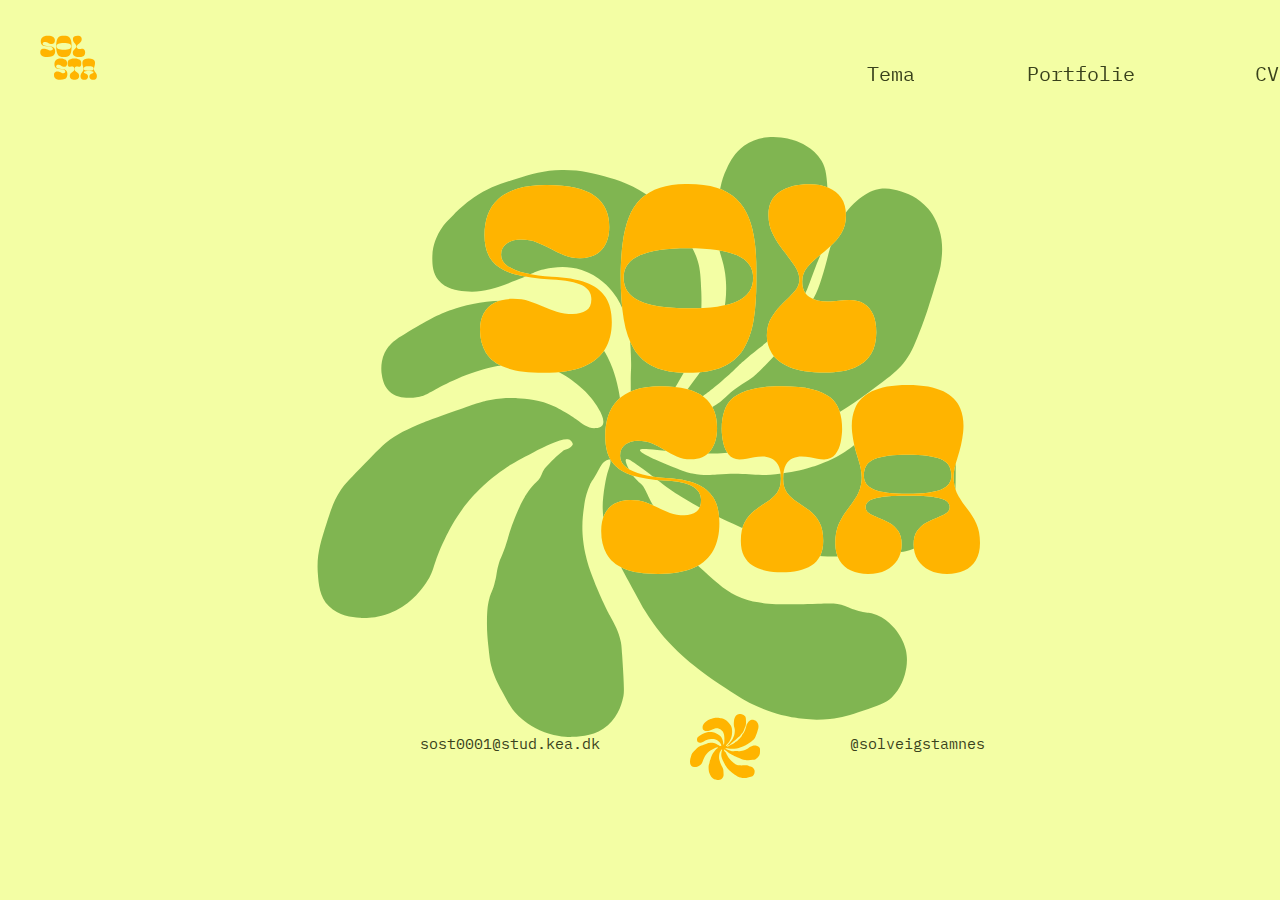
<file: index.html>
<!DOCTYPE html>
<html lang="nn">

<head>
    <meta charset="UTF-8">
    <meta http-equiv="X-UA-Compatible" content="IE=edge">
    <meta name="viewport" content="width=device-width, initial-scale=1.0">
    <meta name="robots" content="noindex">
    <link rel="stylesheet" href="style.css">
    <link rel="stylesheet" href="animation.css">
    <link rel="stylesheet" href="grid.css">
    <link rel="icon" type="image/svg+xml" href="SVG/fav2.svg">
    <link rel="preconnect" href="https://fonts.googleapis.com">
    <link rel="preconnect" href="https://fonts.gstatic.com" crossorigin>
    <link href="https://fonts.googleapis.com/css2?family=IBM+Plex+Mono&display=swap" rel="stylesheet">
    <link rel="preconnect" href="https://fonts.googleapis.com">
    <link rel="preconnect" href="https://fonts.gstatic.com" crossorigin>
    <link href="https://fonts.googleapis.com/css2?family=Open+Sans:wght@300&display=swap" rel="stylesheet">
    <title>SOLSTA</title>
</head>

<body>

    <header>

        <div class="menubar">
            <div class="logo">
                <a href="index.html">
                    <img class="logo" src="SVG/nylogo.svg" alt="logo">
                </a>
            </div>

            <div>
                <nav>
                    <div class="menu_container">
                        <ul class="menu">
                            <li><a class="" href="portfolie.html">Portfolie</a></li>
                            <li><a class="" href="ommeg.html">CV</a></li>
                        </ul>
                        <div class="burger">
                            <div class="line"></div>
                            <div class="line"></div>
                            <div class="line"></div>

                        </div>
                        <div class="dropdown">
                            <button onclick="toggleDropdown()" class="dropdown-toggle">Tema</button>
                            <ul id="dropdown-menu" class="dropdown-menu">
                                <li><a class="" href="web.html">02_Web</a></li>
                                <li><a class="" href="ux.html">03_UX</a></li>
                                <li><a class="" href="animation.html">04_Animation</a></li>
                                <li><a class="" href="indhold.html">05_Indhold</a></li>
                            </ul>
                        </div>
                    </div>
                    <div class="menu_02">
                        <ul class="menu_02">

                            <li><a class="" href="web.html">02_Web</a></li>
                            <li><a class="" href="ux.html">03_UX</a></li>
                            <li><a class="" href="animation.html">04_Animation</a></li>
                            <li><a class="" href="indhold.html">05_Indhold</a></li>
                            <li><a class="" href="portfolie.html">Portfolie</a></li>
                            <li><a class="" href="ommeg.html">CV</a></li>
                        </ul>

                    </div>

                </nav>
            </div>
        </div>

    </header>
    <main>
        <div class="forside_container">
            <a href="portfolie.html">
                <img class="forside_link_02" src="SVG/nylogo22.svg" alt="hover">
            </a>
            <a href="portfolie.html">
                <img class="forside_link" src="SVG/nylogo1.svg" alt="går til portfolie">

            </a>


        </div>

    </main>
    <footer>
        <div class="kontakt">
            <a class="kontakt_tekst" href="mailto:sost0001@stud.kea.dk">sost0001@stud.kea.dk</a>
            <div class="logo2"><img src="SVG/logo2.svg" alt="logo_footer"></div>
            <a class="kontakt_tekst" href="https://www.instagram.com/solveigstamnes/">@solveigstamnes</a>
        </div>

    </footer>
    <script src="script.js"></script>
    <script src="menu.js"></script>
</body>


</html>
</file>
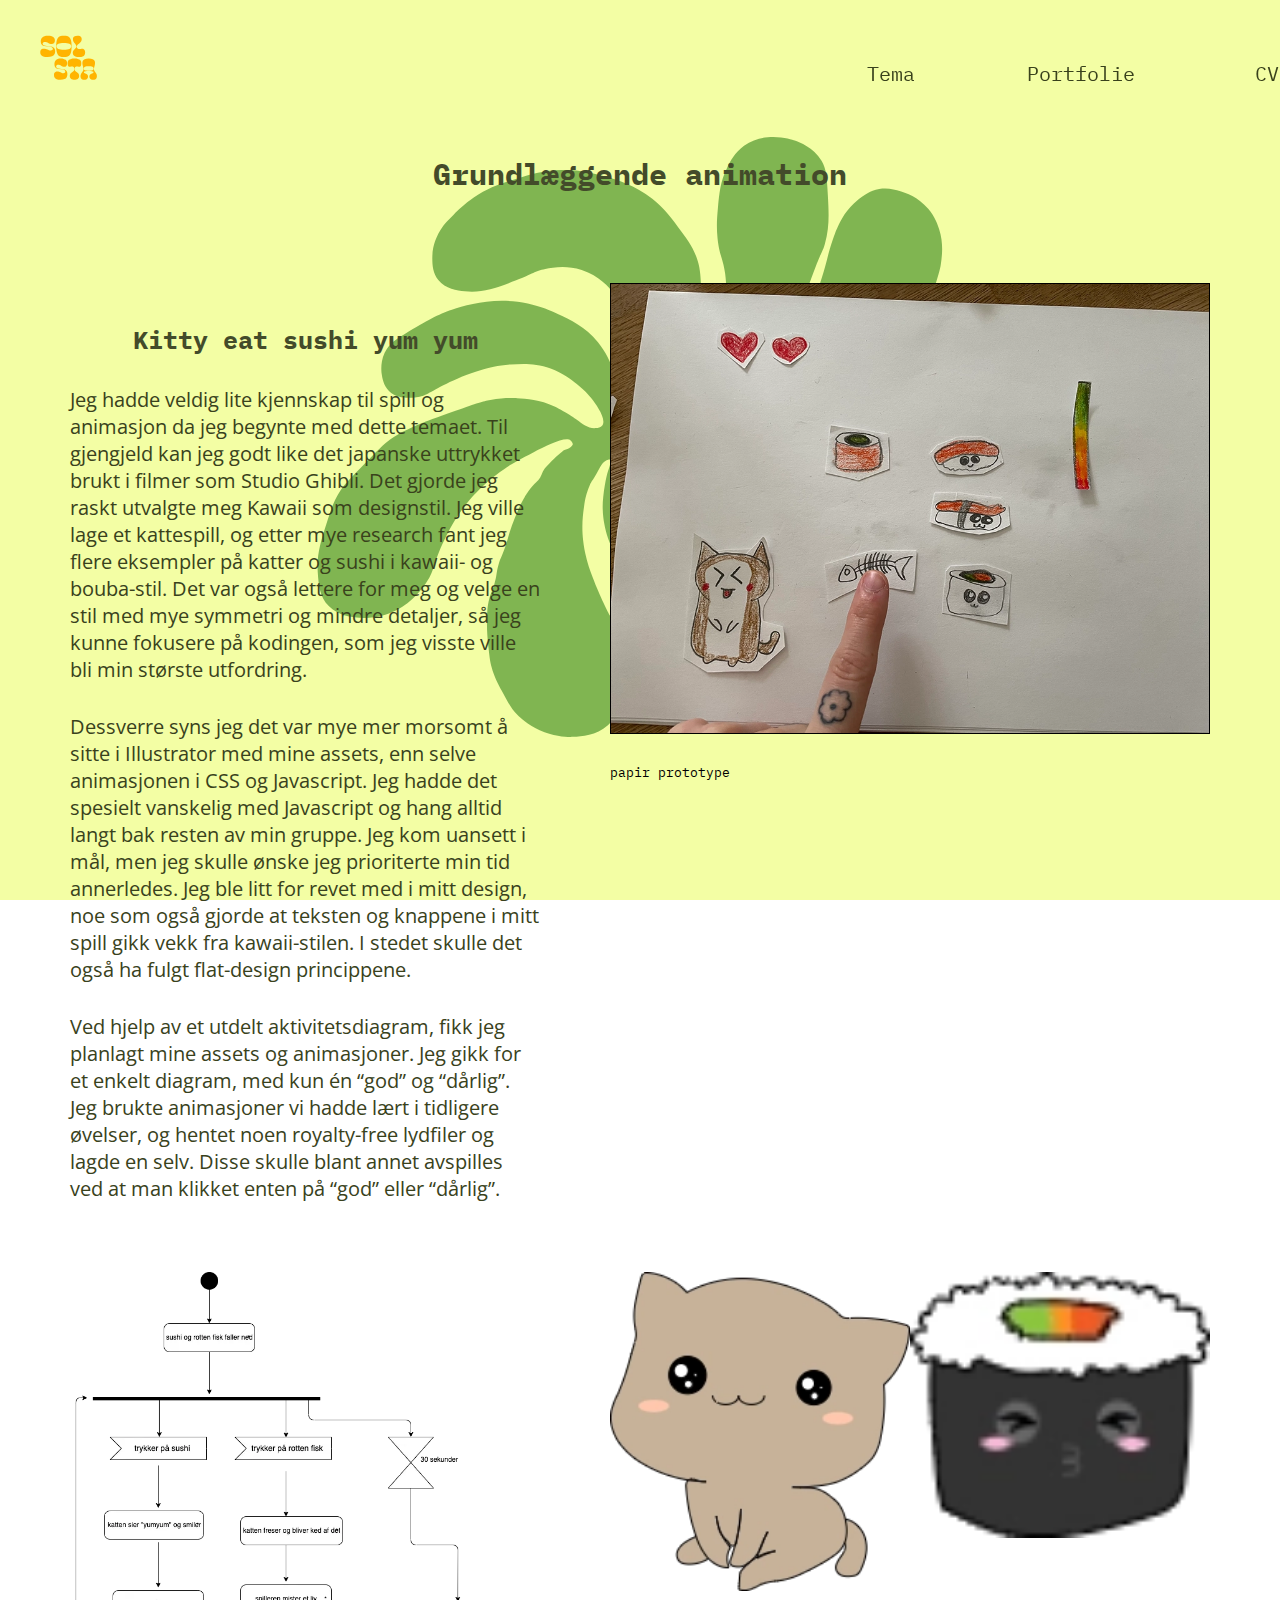
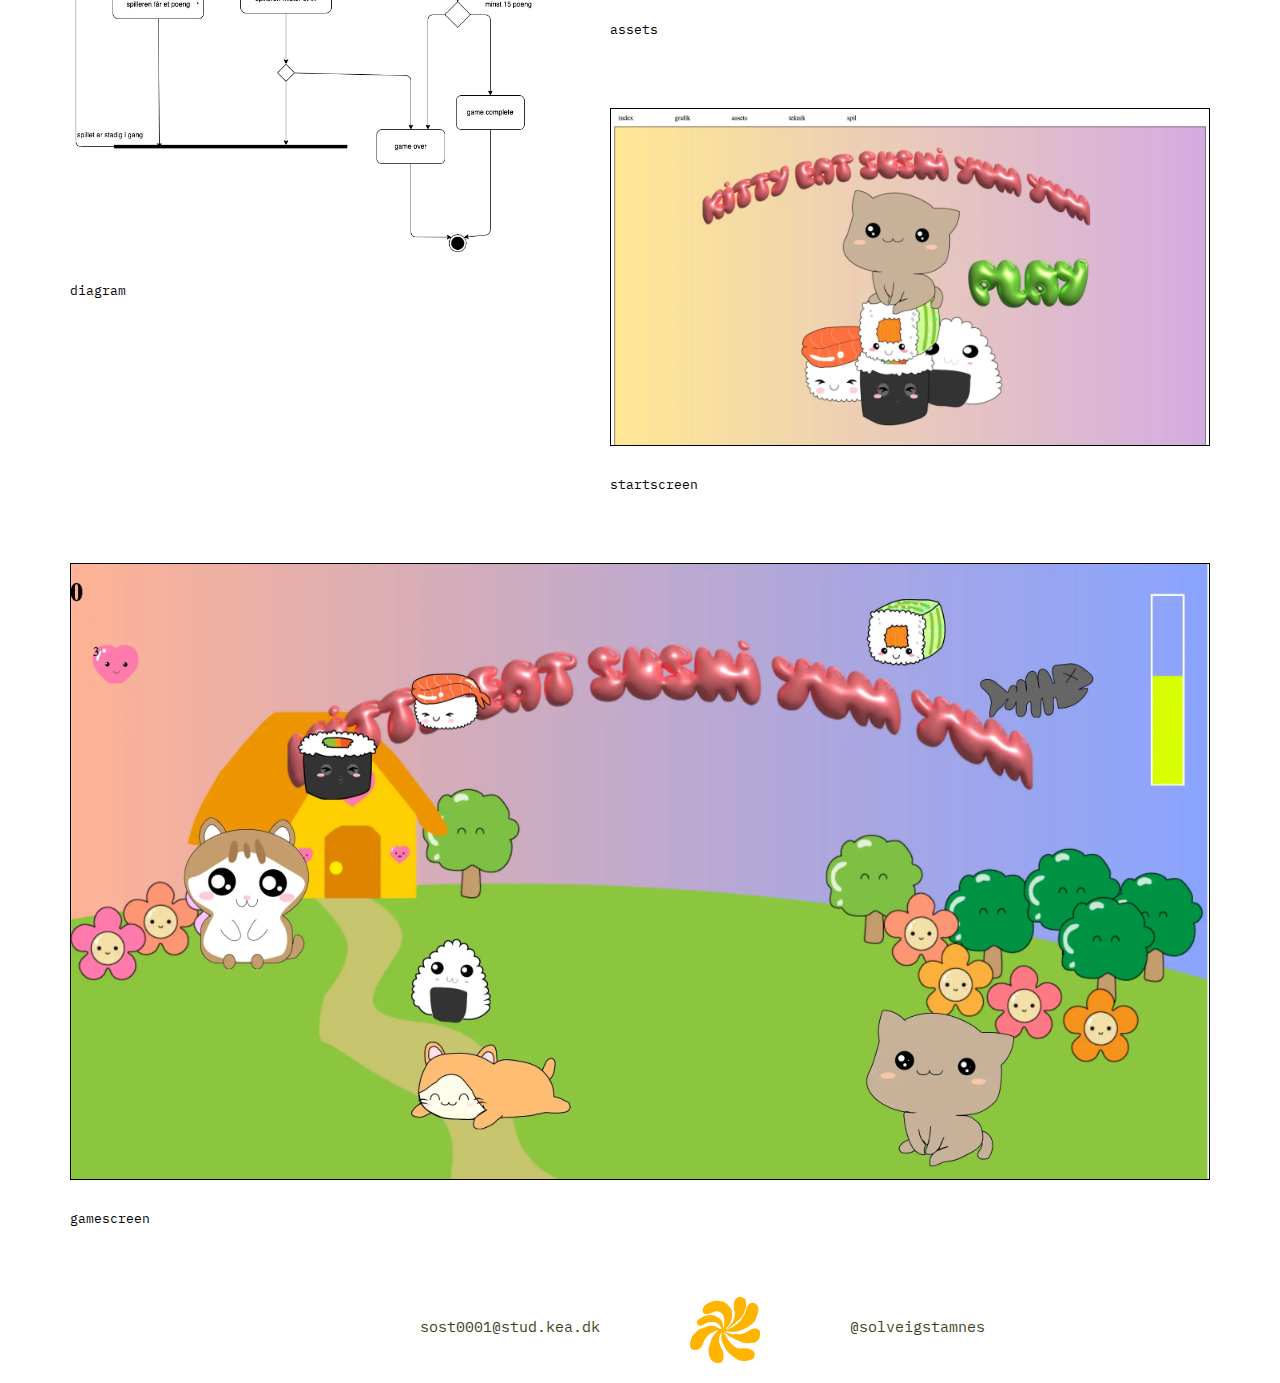
<file: animation.html>
<!DOCTYPE html>
<html lang="nn">

<head>
    <meta charset="UTF-8">
    <meta http-equiv="X-UA-Compatible" content="IE=edge">
    <meta name="robots" content="noindex">
    <meta name="viewport" content="width=device-width, initial-scale=1.0">
    <link rel="stylesheet" href="style.css">
    <link rel="stylesheet" href="animation.css">
    <link rel="stylesheet" href="grid.css">
    <link rel="icon" type="image/svg+xml" href="SVG/fav2.svg">
    <link rel="preconnect" href="https://fonts.googleapis.com">
    <link rel="preconnect" href="https://fonts.gstatic.com" crossorigin>
    <link href="https://fonts.googleapis.com/css2?family=IBM+Plex+Mono&display=swap" rel="stylesheet">
    <link rel="preconnect" href="https://fonts.googleapis.com">
    <link rel="preconnect" href="https://fonts.gstatic.com" crossorigin>
    <link href="https://fonts.googleapis.com/css2?family=Open+Sans:wght@300&display=swap" rel="stylesheet">
    <title>Grundleggende Animation</title>
</head>

<body>
    <header>

        <div class="menubar">
            <div class="logo">
                <a href="index.html">
                    <img class="logo" src="SVG/nylogo.svg" alt="logo">
                </a>
            </div>

            <div>
                <nav>
                    <ul class="menu">

                        <li><a class="" href="portfolie.html">Portfolie</a></li>
                        <li><a class="" href="ommeg.html">CV</a></li>

                    </ul>
                    <div class="burger">
                        <div class="line"></div>
                        <div class="line"></div>
                        <div class="line"></div>
                    </div>
                    <div class="dropdown">
                        <button onclick="toggleDropdown()" class="dropdown-toggle">Tema</button>
                        <ul id="dropdown-menu" class="dropdown-menu">
                            <li><a class="" href="web.html">02_Web</a></li>
                            <li><a class="" href="ux.html">03_UX</a></li>
                            <li><a class="" href="animation.html">04_Animation</a></li>
                            <li><a class="" href="indhold.html">05_Indhold</a></li>
                        </ul>
                    </div>
                    <div class="menu_02">
                        <ul class="menu_02">

                            <li><a class="" href="web.html">02_Web</a></li>
                            <li><a class="" href="ux.html">03_UX</a></li>
                            <li><a class="" href="animation.html">04_Animation</a></li>
                            <li><a class="" href="indhold.html">05_Indhold</a></li>
                            <li><a class="" href="portfolie.html">Portfolie</a></li>
                            <li><a class="" href="ommeg.html">CV</a></li>
                        </ul>

                    </div>
                </nav>
            </div>
        </div>

    </header>
    <main>
        <h1>Grundlæggende animation</h1>
        <div class="animation_1">
            <div>
                <a href="https://lillekaninbea.dk/kea/04_animation/website/spill/spil.html">
                    <h2>Kitty eat sushi yum yum</h2>
                </a>
                <p>Jeg hadde veldig lite kjennskap til spill og animasjon da jeg begynte med dette temaet. Til gjengjeld
                    kan jeg godt like
                    det japanske uttrykket brukt i filmer som Studio Ghibli. Det gjorde jeg raskt utvalgte meg Kawaii
                    som designstil. Jeg
                    ville lage et kattespill, og etter mye research fant jeg flere eksempler på katter og
                    sushi i kawaii- og
                    bouba-stil. Det var også lettere for meg og velge en stil med mye symmetri og mindre detaljer, så
                    jeg kunne fokusere på
                    kodingen, som jeg visste ville bli min største utfordring.
                </p>
                <p>Dessverre syns jeg det var mye mer morsomt å sitte i Illustrator med mine assets, enn selve
                    animasjonen i
                    CSS og Javascript.
                    Jeg hadde det spesielt vanskelig med Javascript og hang alltid langt bak resten av min gruppe. Jeg
                    kom uansett i mål,
                    men jeg skulle ønske jeg prioriterte min tid annerledes. Jeg ble litt for revet med i mitt design,
                    noe som også gjorde
                    at teksten og knappene i mitt spill gikk vekk fra kawaii-stilen. I stedet skulle det også ha fulgt
                    flat-design
                    princippene.
                </p>
                <p>Ved hjelp av et utdelt aktivitetsdiagram, fikk jeg planlagt mine assets og animasjoner. Jeg gikk for
                    et enkelt diagram,
                    med kun én “god” og “dårlig”. Jeg brukte animasjoner vi hadde lært i tidligere øvelser, og hentet
                    noen royalty-free
                    lydfiler og lagde en selv. Disse skulle blant annet avspilles ved at man klikket enten på “god”
                    eller “dårlig”.
                </p>
            </div>
            <div class="imgs_border">
                <img src="imgs/papirproto.webp" alt="">
                <p class="billede_tekst">papir prototype</p>
            </div>
            <div class="diagram">
                <img src="imgs/diagram.webp" alt="">
                <p class="billede_tekst">diagram</p>
            </div>
            <div class="startscreen">
                <img src="imgs/animation_start.webp" alt="">
                <p class="billede_tekst">startscreen</p>
            </div>
            <div class="gamescreen">
                <img src="imgs/animation_spil.webp" alt="">
                <p class="billede_tekst">gamescreen</p>
            </div>
            <div class="assets">
                <div>
                    <img src="imgs/cat3.webp" alt="">
                    <p class="billede_tekst">assets</p>
                </div>
                <div>
                    <img src="imgs/sushi.webp" alt="">
                </div>
            </div>


        </div>


    </main>
    <footer>
        <div class="kontakt">
            <a class="kontakt_tekst" href="mailto:sost0001@stud.kea.dk">sost0001@stud.kea.dk</a>
            <div class="logo2"><img src="SVG/logo2.svg" alt="logo_footer"></div>
            <a class="kontakt_tekst" href="https://www.instagram.com/solveigstamnes/">@solveigstamnes</a>

        </div>

    </footer>
    <script src="script.js"></script>
    <script src="menu.js"></script>
</body>


</html>
</file>
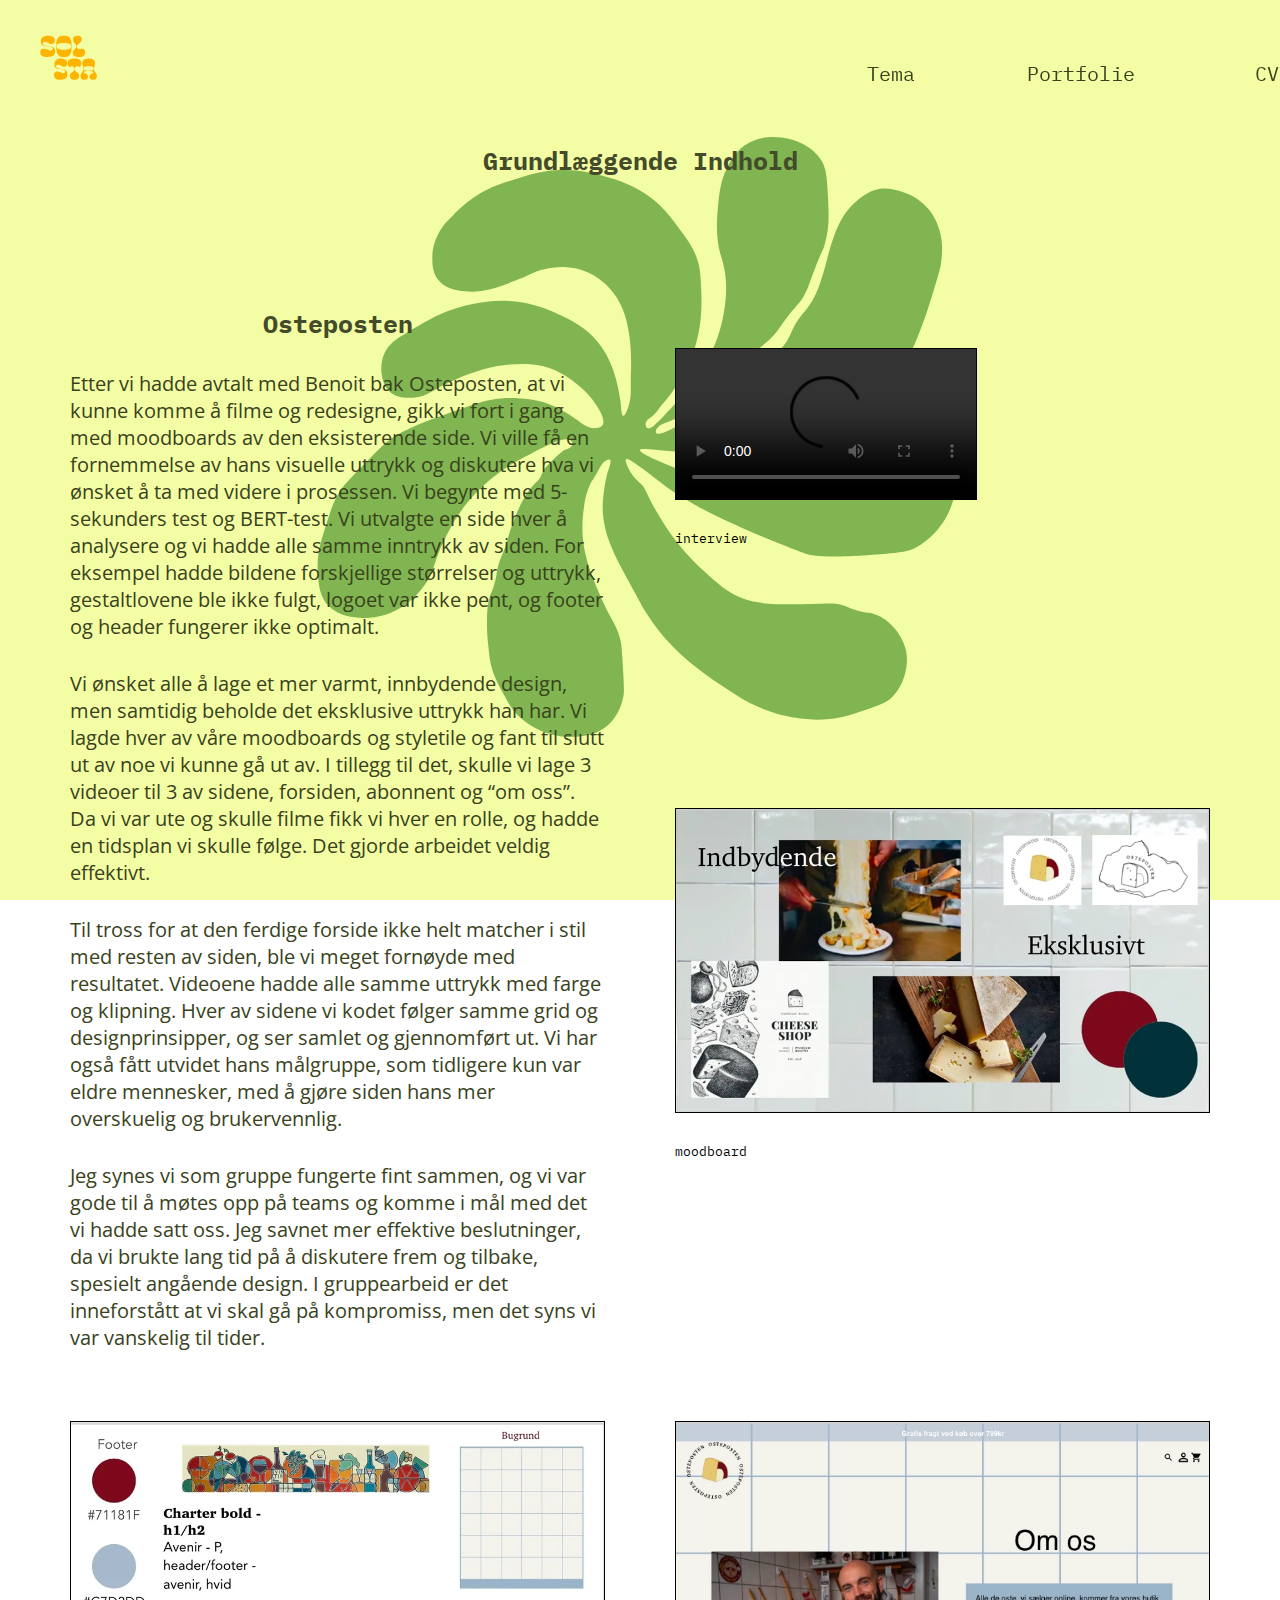
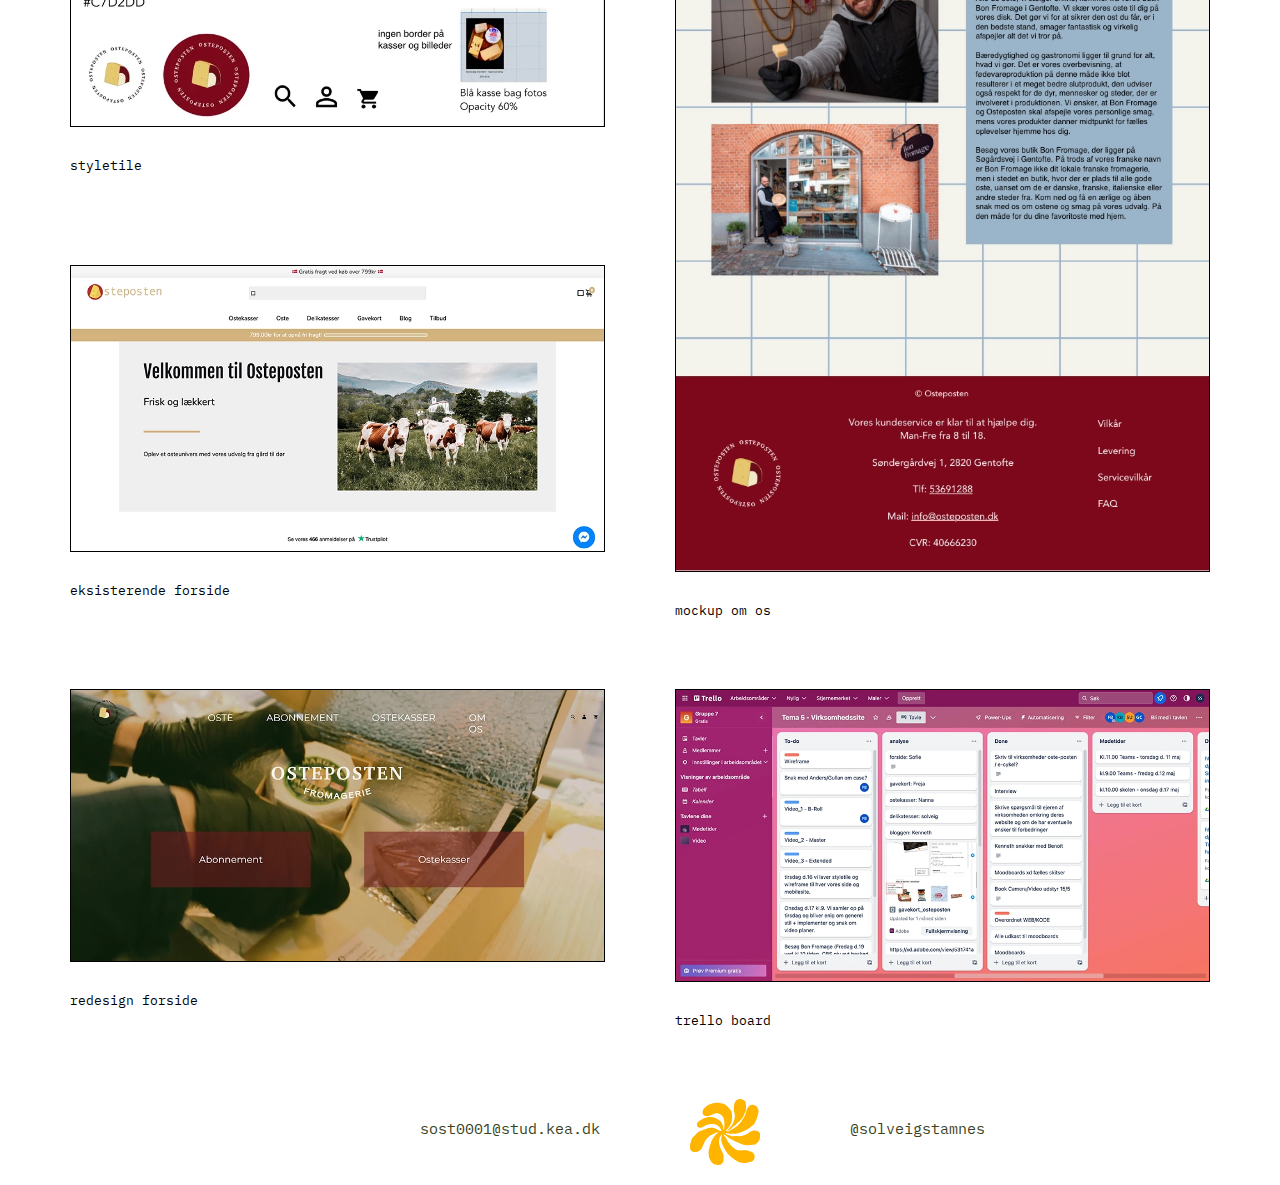
<file: indhold.html>
<!DOCTYPE html>
<html lang="nn">

<head>
    <meta charset="UTF-8">
    <meta http-equiv="X-UA-Compatible" content="IE=edge">
    <meta name="viewport" content="width=device-width, initial-scale=1.0">
    <meta name="robots" content="noindex">
    <title>Grundleggende Indhold</title>
    <link rel="stylesheet" href="style.css">
    <link rel="stylesheet" href="animation.css">
    <link rel="stylesheet" href="grid.css">
    <link rel="icon" type="image/svg+xml" href="SVG/fav2.svg">
    <link rel="preconnect" href="https://fonts.googleapis.com">
    <link rel="preconnect" href="https://fonts.gstatic.com" crossorigin>
    <link href="https://fonts.googleapis.com/css2?family=IBM+Plex+Mono&display=swap" rel="stylesheet">
    <link rel="preconnect" href="https://fonts.googleapis.com">
    <link rel="preconnect" href="https://fonts.gstatic.com" crossorigin>
    <link href="https://fonts.googleapis.com/css2?family=Open+Sans:wght@300&display=swap" rel="stylesheet">
</head>

<body>
    <header>

        <div class="menubar">
            <div class="logo">
                <a href="index.html">
                    <img class="logo" src="SVG/nylogo.svg" alt="logo">
                </a>
            </div>

            <div>
                <nav>
                    <ul class="menu">

                        <li><a class="" href="portfolie.html">Portfolie</a></li>
                        <li><a class="" href="ommeg.html">CV</a></li>

                    </ul>
                    <div class="burger">
                        <div class="line"></div>
                        <div class="line"></div>
                        <div class="line"></div>
                    </div>
                    <div class="dropdown">
                        <button onclick="toggleDropdown()" class="dropdown-toggle">Tema</button>
                        <ul id="dropdown-menu" class="dropdown-menu">
                            <li><a class="" href="web.html">02_Web</a></li>
                            <li><a class="" href="ux.html">03_UX</a></li>
                            <li><a class="" href="animation.html">04_Animation</a></li>
                            <li><a class="" href="indhold.html">05_Indhold</a></li>
                        </ul>
                    </div>
                    <div class="menu_02">
                        <ul class="menu_02">

                            <li><a class="" href="web.html">02_Web</a></li>
                            <li><a class="" href="ux.html">03_UX</a></li>
                            <li><a class="" href="animation.html">04_Animation</a></li>
                            <li><a class="" href="indhold.html">05_Indhold</a></li>
                            <li><a class="" href="portfolie.html">Portfolie</a></li>
                            <li><a class="" href="ommeg.html">CV</a></li>
                        </ul>

                    </div>
                </nav>
            </div>
        </div>

    </header>
    <main>
        <h2>Grundlæggende Indhold</h2>
        <div class="indhold_01">
            <div class="osteposten">
                <a href="https://meek-capybara-1c5b71.netlify.app/">
                    <h2>Osteposten</h2>
                </a>

                <p>Etter vi hadde avtalt med Benoit bak Osteposten, at vi kunne komme å filme og redesigne, gikk vi fort
                    i gang med
                    moodboards av den eksisterende side. Vi ville få en fornemmelse av hans visuelle uttrykk og
                    diskutere hva vi ønsket å ta
                    med videre i prosessen. Vi begynte med 5-sekunders test og BERT-test. Vi utvalgte en side hver å
                    analysere og vi hadde
                    alle samme inntrykk av siden. For eksempel hadde bildene forskjellige størrelser og uttrykk,
                    gestaltlovene ble ikke
                    fulgt, logoet var ikke pent, og footer og header fungerer ikke optimalt.</p>
                <p>Vi ønsket alle å lage et mer varmt, innbydende design, men samtidig beholde det eksklusive uttrykk
                    han har. Vi lagde
                    hver av våre moodboards og styletile og fant til slutt ut av noe vi kunne gå ut av. I tillegg til
                    det,
                    skulle vi lage 3
                    videoer til 3 av sidene, forsiden, abonnent og “om oss”. Da vi var ute og skulle filme fikk vi hver
                    en rolle, og hadde
                    en tidsplan vi skulle følge. Det gjorde arbeidet veldig effektivt.
                </p>
                <p>Til tross for at den ferdige forside ikke helt matcher i stil med resten av siden, ble vi meget
                    fornøyde med resultatet.
                    Videoene hadde alle samme uttrykk med farge og klipning. Hver av sidene vi kodet følger samme grid
                    og designprinsipper,
                    og ser samlet og gjennomført ut. Vi har også fått utvidet hans målgruppe, som tidligere kun var
                    eldre mennesker, med å
                    gjøre siden hans mer overskuelig og brukervennlig.
                </p>
                <p>Jeg synes vi som gruppe fungerte fint sammen, og vi var gode til å møtes opp på teams og komme i mål
                    med det vi hadde
                    satt oss. Jeg savnet mer effektive beslutninger, da vi brukte lang tid på å diskutere frem og
                    tilbake, spesielt angående
                    design. I gruppearbeid er det inneforstått at vi skal gå på kompromiss, men det syns vi var
                    vanskelig til tider.
                </p>
            </div>
            <div class="pilotvideo">
                <video src="https://www.frejaengbroendal.dk/kea/05_indhold/videofiler/osteposten_om_os_v1.mp4"
                    controls></video>
                <p class="billede_tekst">interview</p>

            </div>
            <div>
                <div class="imgs_border">
                    <img src="imgs/moodboard_indhold.webp" alt="">
                </div>
                <p class="billede_tekst">moodboard</p>
            </div>
            <div>
                <div class="imgs_border">
                    <img src="imgs/styletile_indhold.webp" alt="">
                </div>
                <p class="billede_tekst">styletile</p>
            </div>
            <div class="mockup">
                <div class="imgs_border">
                    <img src="imgs/mockup.webp" alt="">
                </div>
                <p class="billede_tekst">mockup om os</p>
            </div>
            <div>
                <div class="imgs_border">
                    <img src="imgs/eksisterendeforside.webp" alt="">
                </div>
                <p class="billede_tekst">eksisterende forside</p>
            </div>
            <div>
                <div class="imgs_border">
                    <img src="imgs/forside.webp" alt="">
                </div>
                <p class="billede_tekst">redesign forside</p>
            </div>
            <div>
                <div class="imgs_border">
                    <img src="imgs/trello.webp" alt="">
                </div>
                <p class="billede_tekst">trello board</p>
            </div>

        </div>


    </main>
    <footer>
        <div class="kontakt">
            <a class="kontakt_tekst" href="mailto:sost0001@stud.kea.dk">sost0001@stud.kea.dk</a>

            <div class="logo2"><img src="SVG/logo2.svg" alt="logo_footer"></div>
            <a class="kontakt_tekst" href="https://www.instagram.com/solveigstamnes/">@solveigstamnes</a>
        </div>

    </footer>
    <script src="script.js"></script>
    <script src="menu.js"></script>
</body>

</html>
</file>
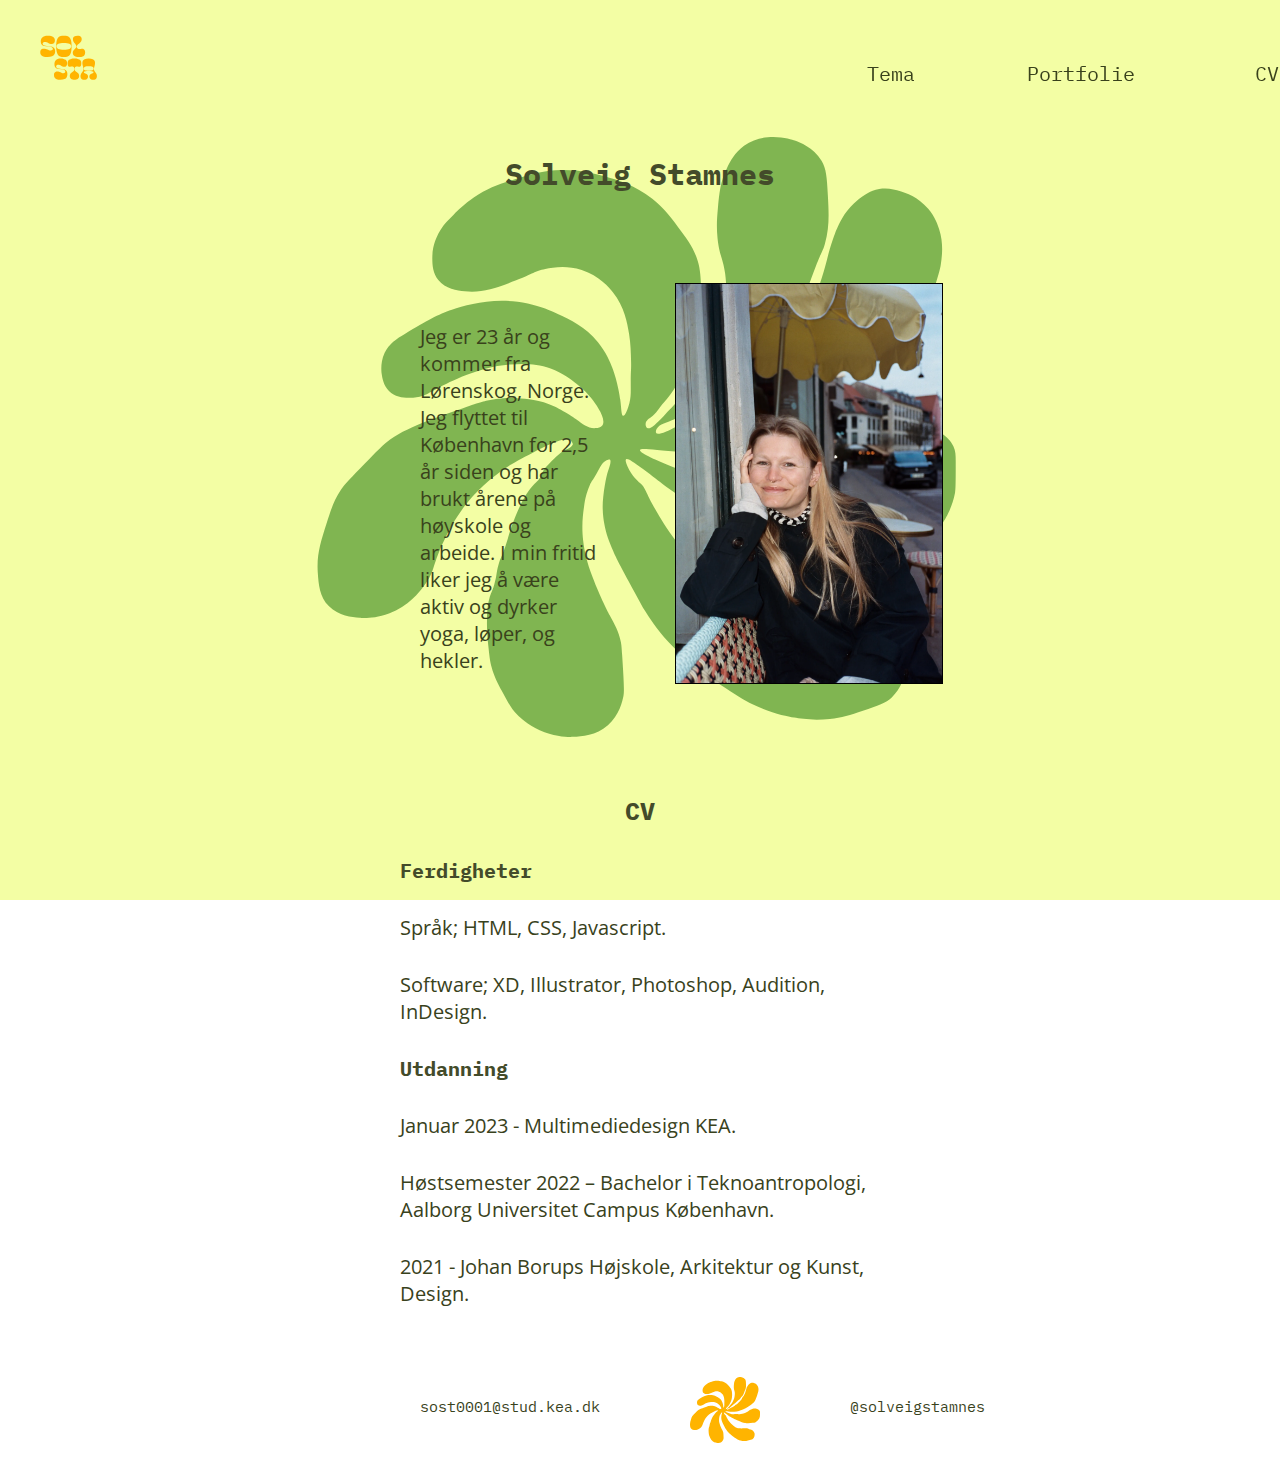
<file: ommeg.html>
<!DOCTYPE html>
<html lang="nn">

<head>
    <meta charset="UTF-8">
    <meta http-equiv="X-UA-Compatible" content="IE=edge">
    <meta name="viewport" content="width=device-width, initial-scale=1.0">
    <meta name="robots" content="noindex">
    <link rel="stylesheet" href="style.css">
    <link rel="stylesheet" href="animation.css">
    <link rel="stylesheet" href="grid.css">
    <link rel="icon" type="image/svg+xml" href="SVG/fav2.svg">
    <link rel="preconnect" href="https://fonts.googleapis.com">
    <link rel="preconnect" href="https://fonts.gstatic.com" crossorigin>
    <link href="https://fonts.googleapis.com/css2?family=IBM+Plex+Mono&display=swap" rel="stylesheet">
    <link rel="preconnect" href="https://fonts.googleapis.com">
    <link rel="preconnect" href="https://fonts.gstatic.com" crossorigin>
    <link href="https://fonts.googleapis.com/css2?family=Open+Sans:wght@300&display=swap" rel="stylesheet">
    <title>CV</title>
</head>

<body>
    <header>

        <div class="menubar">
            <div class="logo">
                <a href="index.html">
                    <img class="logo" src="SVG/nylogo.svg" alt="logo">
                </a>
            </div>

            <div>
                <nav>
                    <ul class="menu">
                        <li><a class="" href="portfolie.html">Portfolie</a></li>
                        <li><a class="" href="ommeg.html">CV</a></li>

                    </ul>
                    <div class="burger">
                        <div class="line"></div>
                        <div class="line"></div>
                        <div class="line"></div>
                    </div>
                    <div class="dropdown">
                        <button onclick="toggleDropdown()" class="dropdown-toggle">Tema</button>
                        <ul id="dropdown-menu" class="dropdown-menu">
                            <li><a class="" href="web.html">02_Web</a></li>
                            <li><a class="" href="ux.html">03_UX</a></li>
                            <li><a class="" href="animation.html">04_Animation</a></li>
                            <li><a class="" href="indhold.html">05_Indhold</a></li>
                        </ul>
                    </div>
                    <div class="menu_02">
                        <ul class="menu_02">

                            <li><a class="" href="web.html">02_Web</a></li>
                            <li><a class="" href="ux.html">03_UX</a></li>
                            <li><a class="" href="animation.html">04_Animation</a></li>
                            <li><a class="" href="indhold.html">05_Indhold</a></li>
                            <li><a class="" href="portfolie.html">Portfolie</a></li>
                            <li><a class="" href="ommeg.html">CV</a></li>
                        </ul>

                    </div>
                </nav>
            </div>
        </div>

    </header>
    <main>
        <h1>Solveig Stamnes</h1>
        <div class="ommeg_01">
            <div>
                <p>Jeg er 23 år og kommer fra Lørenskog, Norge. Jeg flyttet til København for 2,5 år siden og har brukt
                    årene på høyskole
                    og arbeide. I min fritid liker jeg å være aktiv og dyrker yoga, løper, og hekler.

                </p>
            </div>
            <div class="">
                <img src="imgs/meg.webp" alt="">
            </div>

        </div>
        <div class="ommeg_02">
            <h2>CV</h2>
            <h3>Ferdigheter</h3>
            <p>
                Språk; HTML, CSS, Javascript.</p>

            <p> Software; XD, Illustrator, Photoshop, Audition, InDesign.
            </p>
            <div class="ommeg_03">
                <h3>Utdanning</h3>
                <p>Januar 2023 - Multimediedesign KEA.
                </p>
                <p>Høstsemester 2022 – Bachelor i Teknoantropologi, Aalborg Universitet Campus København.
                </p>
                <p>2021 - Johan Borups Højskole, Arkitektur og Kunst, Design.</p>
                <p></p>

            </div>
        </div>

    </main>

    <footer>
        <div class="kontakt">
            <a class="kontakt_tekst" href="mailto:sost0001@stud.kea.dk">sost0001@stud.kea.dk</a>
            <div class="logo2"><img src="SVG/logo2.svg" alt="logo_footer"></div>
            <a class="kontakt_tekst" href="https://www.instagram.com/solveigstamnes/">@solveigstamnes</a>
        </div>

    </footer>

    <script src="script.js"></script>
    <script src="menu.js"></script>
</body>


</html>
</file>
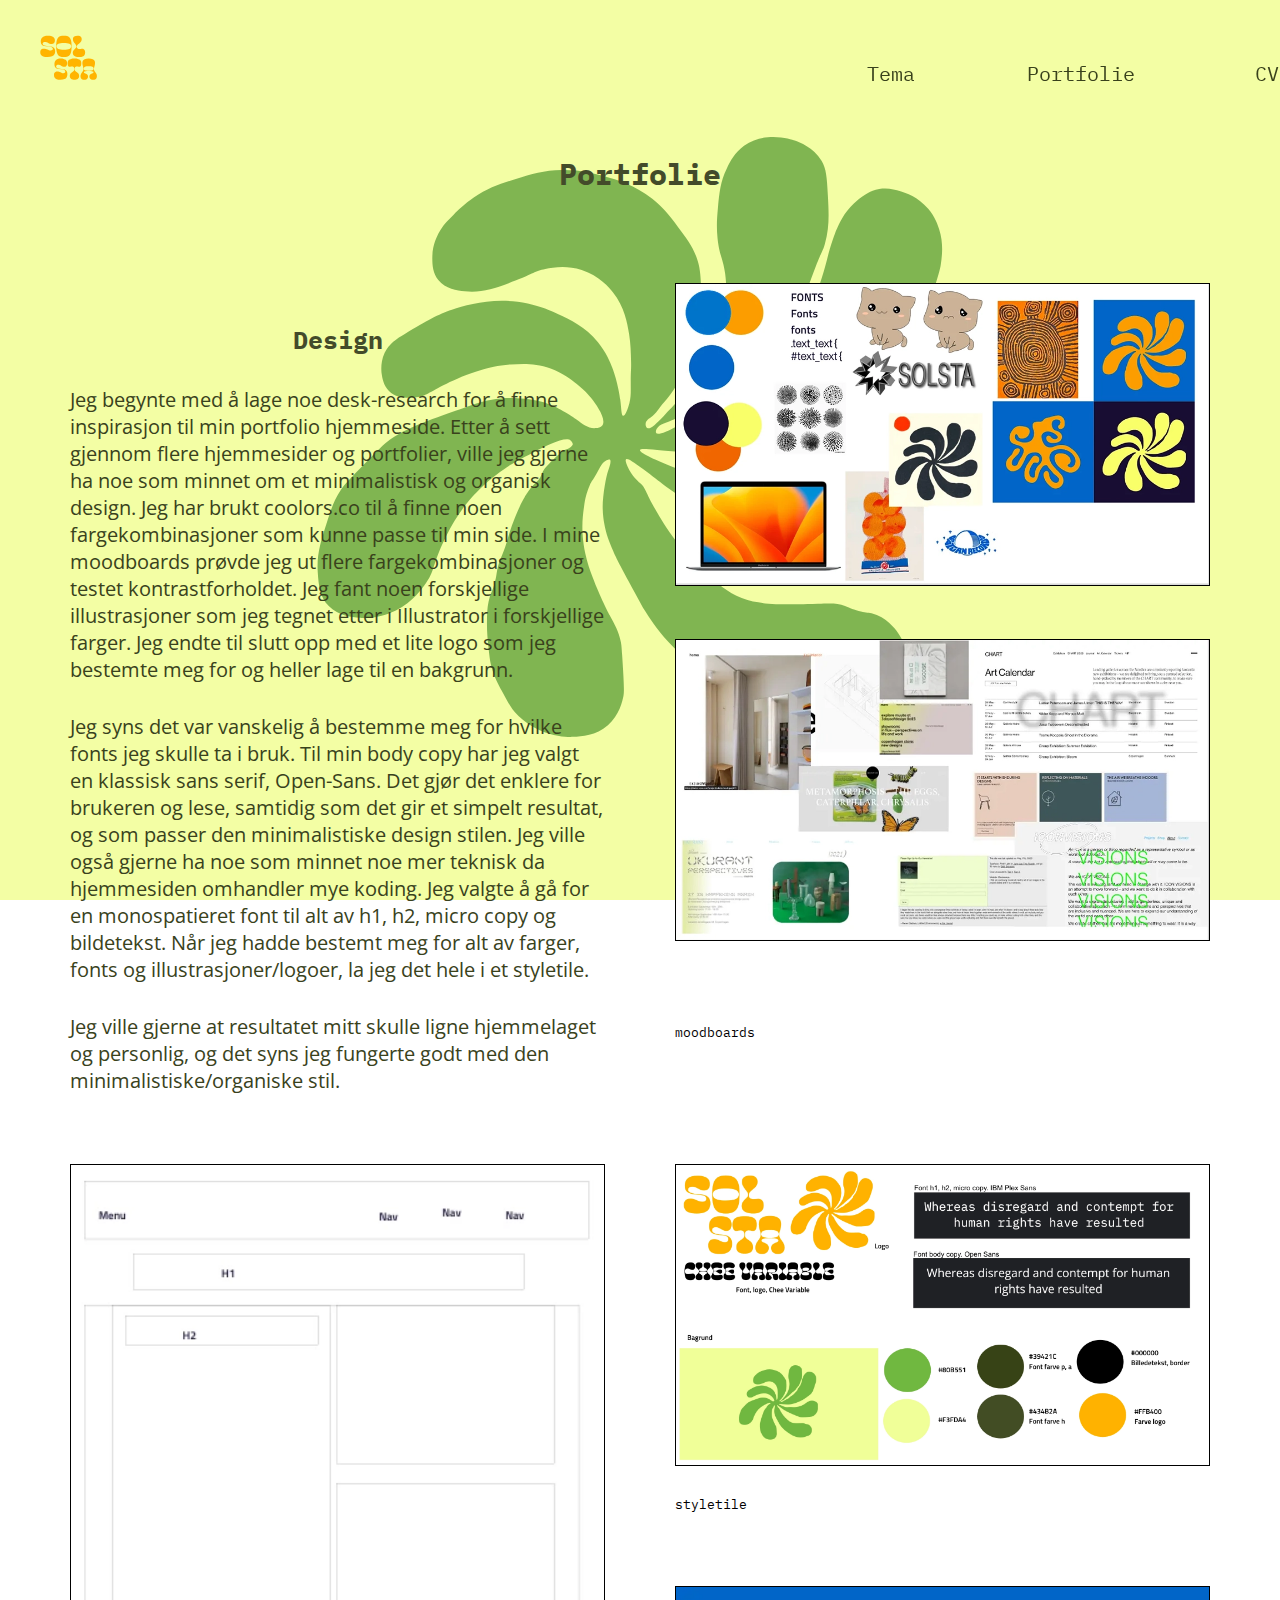
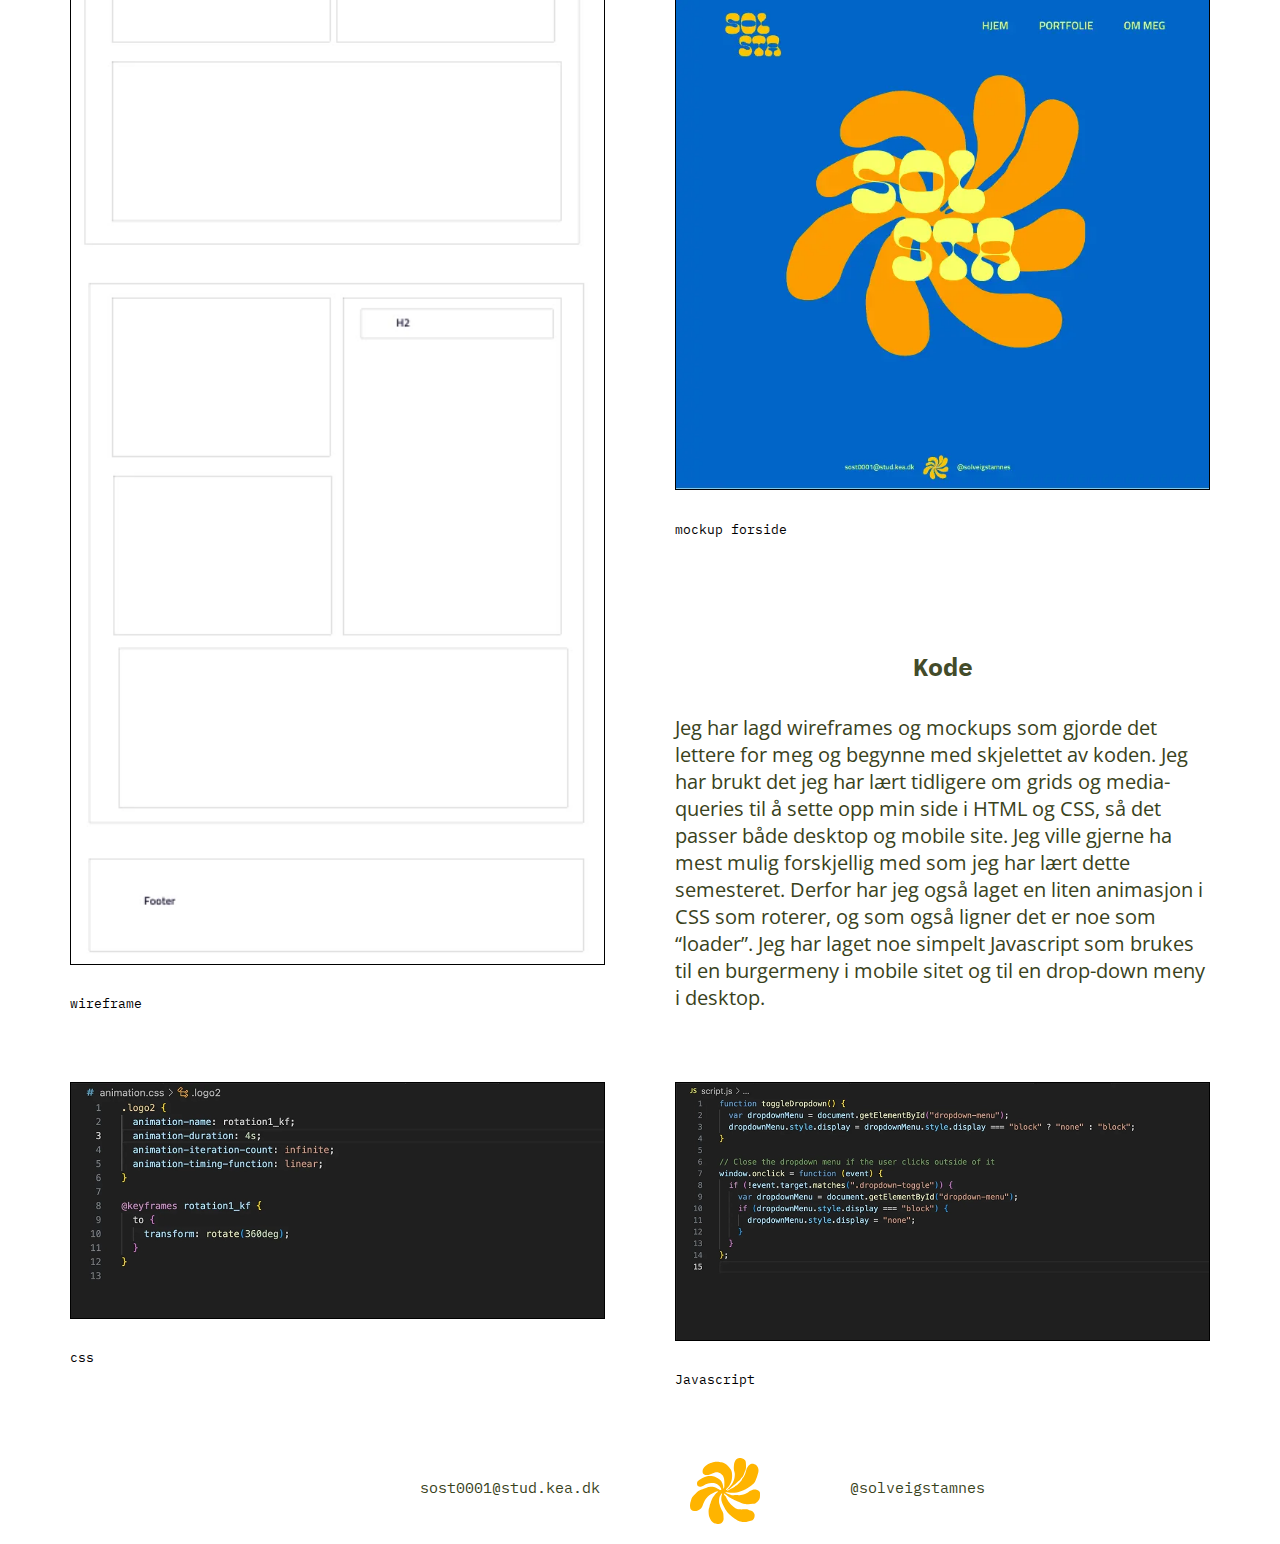
<file: portfolie.html>
<!DOCTYPE html>
<html lang="nn">

<head>
    <meta charset="UTF-8">
    <meta http-equiv="X-UA-Compatible" content="IE=edge">
    <meta name="viewport" content="width=device-width, initial-scale=1.0">
    <meta name="robots" content="noindex">
    <link rel="stylesheet" href="style.css">
    <link rel="stylesheet" href="animation.css">
    <link rel="stylesheet" href="grid.css">
    <link rel="icon" type="image/svg+xml" href="SVG/fav2.svg">
    <link rel="preconnect" href="https://fonts.googleapis.com">
    <link rel="preconnect" href="https://fonts.gstatic.com" crossorigin>
    <link href="https://fonts.googleapis.com/css2?family=IBM+Plex+Mono&display=swap" rel="stylesheet">
    <link rel="preconnect" href="https://fonts.googleapis.com">
    <link rel="preconnect" href="https://fonts.gstatic.com" crossorigin>
    <link href="https://fonts.googleapis.com/css2?family=Open+Sans:wght@300&display=swap" rel="stylesheet">

    <title>Portfolie</title>
</head>

<body>

    <header>

        <div class="menubar">
            <div class="logo">
                <a href="index.html">
                    <img class="logo" src="SVG/nylogo.svg" alt="logo">
                </a>
            </div>

            <div>
                <nav>
                    <ul class="menu">

                        <li><a class="" href="portfolie.html">Portfolie</a></li>
                        <li><a class="" href="ommeg.html">CV</a></li>

                    </ul>
                    <div class="burger">
                        <div class="line"></div>
                        <div class="line"></div>
                        <div class="line"></div>
                    </div>
                    <div class="dropdown">
                        <button onclick="toggleDropdown()" class="dropdown-toggle">Tema</button>
                        <ul id="dropdown-menu" class="dropdown-menu">
                            <li><a class="" href="web.html">02_Web</a></li>
                            <li><a class="" href="ux.html">03_UX</a></li>
                            <li><a class="" href="animation.html">04_Animation</a></li>
                            <li><a class="" href="indhold.html">05_Indhold</a></li>
                        </ul>
                    </div>
                    <div class="menu_02">
                        <ul class="menu_02">

                            <li><a class="" href="web.html">02_Web</a></li>
                            <li><a class="" href="ux.html">03_UX</a></li>
                            <li><a class="" href="animation.html">04_Animation</a></li>
                            <li><a class="" href="indhold.html">05_Indhold</a></li>
                            <li><a class="" href="portfolie.html">Portfolie</a></li>
                            <li><a class="" href="ommeg.html">CV</a></li>
                        </ul>

                    </div>
                </nav>
            </div>
        </div>

    </header>
    <main>
        <h1>Portfolie</h1>
        <div class="portfolie_01">
            <div class="portfolie_02">
                <h2>Design</h2>
                <p>Jeg begynte med å lage noe desk-research for å finne inspirasjon til min portfolio hjemmeside. Etter
                    å sett gjennom
                    flere hjemmesider og portfolier, ville jeg gjerne ha noe som minnet om et minimalistisk og organisk
                    design. Jeg har
                    brukt coolors.co til å finne noen fargekombinasjoner som kunne passe til min side. I mine moodboards
                    prøvde jeg ut flere
                    fargekombinasjoner og testet kontrastforholdet. Jeg fant noen forskjellige illustrasjoner som jeg
                    tegnet etter i
                    Illustrator i forskjellige farger. Jeg endte til slutt opp med et lite logo som jeg bestemte meg for
                    og heller lage til
                    en bakgrunn.

                </p>
                <p>Jeg syns det var vanskelig å bestemme meg for hvilke fonts jeg skulle ta i bruk. Til min body copy
                    har jeg valgt en
                    klassisk sans serif, Open-Sans. Det gjør det enklere for brukeren og lese, samtidig som det gir et
                    simpelt resultat, og
                    som passer den minimalistiske design stilen. Jeg ville også gjerne ha noe som minnet noe mer teknisk
                    da hjemmesiden
                    omhandler mye koding. Jeg valgte å gå for en monospatieret font til alt av h1, h2, micro copy og
                    bildetekst. Når jeg
                    hadde bestemt meg for alt av farger, fonts og illustrasjoner/logoer, la jeg det hele i et styletile.
                </p>
                <p>Jeg ville gjerne at resultatet mitt skulle ligne hjemmelaget og personlig, og det syns jeg fungerte
                    godt med den
                    minimalistiske/organiske stil.
                </p>
            </div>
            <div class="portfolie_03">
                <div class="imgs_border">
                    <img src="imgs/mood_1.webp" alt="">
                </div>
                <div class="imgs_border">
                    <img src="imgs/mood_2.webp" alt="">
                </div>
                <p class="billede_tekst">moodboards</p>
            </div>
            <div class="portfolie_06">
                <div class="imgs_border">
                    <img src="imgs/final_styletile.webp" alt="">
                </div>
                <p class="billede_tekst">styletile</p>
            </div>
            <div class="portfolie_04">
                <div class="imgs_border">
                    <img src="imgs/wireframe_portfolie.webp" alt="">
                </div>
                <p class="billede_tekst">wireframe</p>
            </div>
            <div class="portfolie_07">
                <div class="imgs_border">
                    <img src="imgs/mockup_portfolie.webp" alt="">
                </div>
                <p class="billede_tekst">mockup forside</p>
            </div>
            <div class="portfolie_05">
                <h2>Kode</h2>
                <p>Jeg har lagd wireframes og mockups som gjorde det lettere for meg og begynne med skjelettet av
                    koden. Jeg har brukt
                    det jeg har lært tidligere om grids og media-queries til å sette opp min side i HTML og CSS, så det
                    passer både
                    desktop og mobile site. Jeg ville gjerne ha mest mulig forskjellig med som jeg har lært dette
                    semesteret.
                    Derfor har jeg også
                    laget en liten animasjon i CSS som roterer, og som også ligner det er noe som “loader”. Jeg har
                    laget noe simpelt
                    Javascript som brukes til en burgermeny i mobile sitet og til en drop-down meny i desktop.
                </p>
            </div>
            <div class="portfolie_08">
                <div class="imgs_border">
                    <img src="imgs/css.webp" alt="">
                </div>
                <p class="billede_tekst">css</p>
            </div>
            <div class="portfolie_09">
                <div class="imgs_border">
                    <img src="imgs/java.webp" alt="">
                </div>
                <p class="billede_tekst">Javascript</p>
            </div>


        </div>
    </main>
    <footer>
        <div class="kontakt">
            <a class="kontakt_tekst" href="mailto:sost0001@stud.kea.dk">sost0001@stud.kea.dk</a>
            <div class="logo2"><img src="SVG/logo2.svg" alt="logo_footer"></div>
            <a class="kontakt_tekst" href="https://www.instagram.com/solveigstamnes/">@solveigstamnes</a>
        </div>

    </footer>
    <script src="script.js"></script>
    <script src="menu.js"></script>
</body>


</html>
</file>
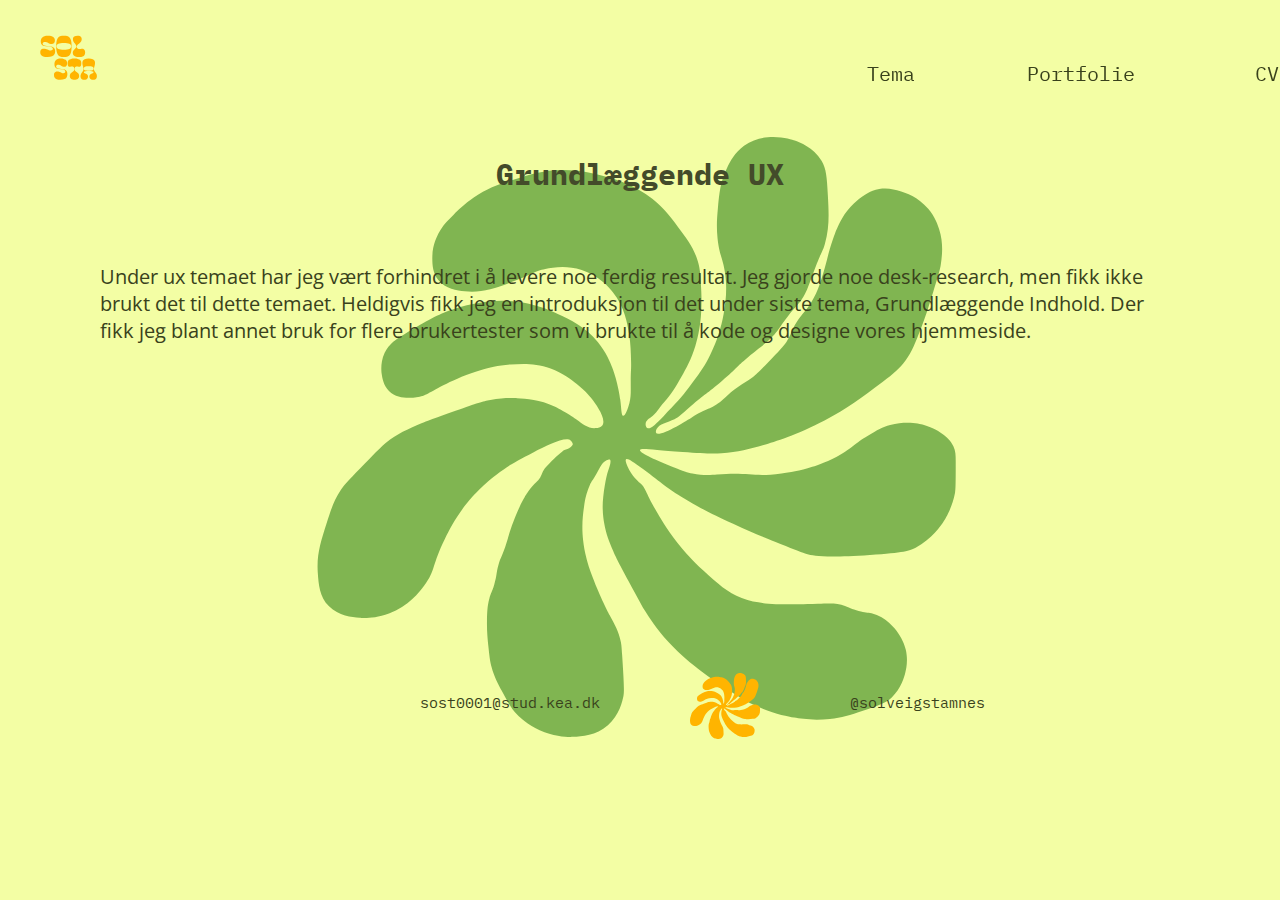
<file: ux.html>
<!DOCTYPE html>
<html lang="da">

<head>
    <meta charset="UTF-8">
    <meta http-equiv="X-UA-Compatible" content="IE=edge">
    <meta name="viewport" content="width=device-width, initial-scale=1.0">
    <meta name="robots" content="noindex">
    <link rel="stylesheet" href="style.css">
    <link rel="stylesheet" href="animation.css">
    <link rel="stylesheet" href="grid.css">
    <link rel="icon" type="image/svg+xml" href="SVG/fav2.svg">
    <link rel="preconnect" href="https://fonts.googleapis.com">
    <link rel="preconnect" href="https://fonts.gstatic.com" crossorigin>
    <link href="https://fonts.googleapis.com/css2?family=IBM+Plex+Mono&display=swap" rel="stylesheet">
    <link rel="preconnect" href="https://fonts.googleapis.com">
    <link rel="preconnect" href="https://fonts.gstatic.com" crossorigin>
    <link href="https://fonts.googleapis.com/css2?family=Open+Sans:wght@300&display=swap" rel="stylesheet">
    <title>Grundleggende UX</title>
</head>

<body>
    <header>

        <div class="menubar">
            <div class="logo">
                <a href="index.html">
                    <img class="logo" src="SVG/nylogo.svg" alt="logo">
                </a>
            </div>

            <div>
                <nav>
                    <ul class="menu">

                        <li><a class="" href="portfolie.html">Portfolie</a></li>
                        <li><a class="" href="ommeg.html">CV</a></li>

                    </ul>
                    <div class="burger">
                        <div class="line"></div>
                        <div class="line"></div>
                        <div class="line"></div>
                    </div>
                    <div class="dropdown">
                        <button onclick="toggleDropdown()" class="dropdown-toggle">Tema</button>
                        <ul id="dropdown-menu" class="dropdown-menu">
                            <li><a class="" href="web.html">02_Web</a></li>
                            <li><a class="" href="ux.html">03_UX</a></li>
                            <li><a class="" href="animation.html">04_Animation</a></li>
                            <li><a class="" href="indhold.html">05_Indhold</a></li>
                        </ul>
                    </div>
                    <div class="menu_02">
                        <ul class="menu_02">

                            <li><a class="" href="web.html">02_Web</a></li>
                            <li><a class="" href="ux.html">03_UX</a></li>
                            <li><a class="" href="animation.html">04_Animation</a></li>
                            <li><a class="" href="indhold.html">05_Indhold</a></li>
                            <li><a class="" href="portfolie.html">Portfolie</a></li>
                            <li><a class="" href="ommeg.html">CV</a></li>
                        </ul>

                    </div>
                </nav>
            </div>
        </div>

    </header>
    <main>
        <h1>Grundlæggende UX</h1>
        <div class="ux_01">
            <p>Under ux temaet har jeg vært forhindret i å levere noe ferdig resultat. Jeg gjorde noe desk-research, men
                fikk ikke
                brukt det til dette temaet. Heldigvis fikk jeg en introduksjon til det under siste tema, Grundlæggende
                Indhold. Der fikk
                jeg blant annet bruk for flere brukertester som vi brukte til å kode og designe vores hjemmeside.
            </p>
        </div>
    </main>
    <footer>
        <div class="kontakt">
            <a class="kontakt_tekst" href="mailto:sost0001@stud.kea.dk">sost0001@stud.kea.dk</a>
            <div class="logo2"><img src="SVG/logo2.svg" alt="logo_footer"></div>
            <a class="kontakt_tekst" href="https://www.instagram.com/solveigstamnes/">@solveigstamnes</a>
        </div>

    </footer>
    <script src="script.js"></script>
    <script src="menu.js"></script>
</body>


</html>
</file>
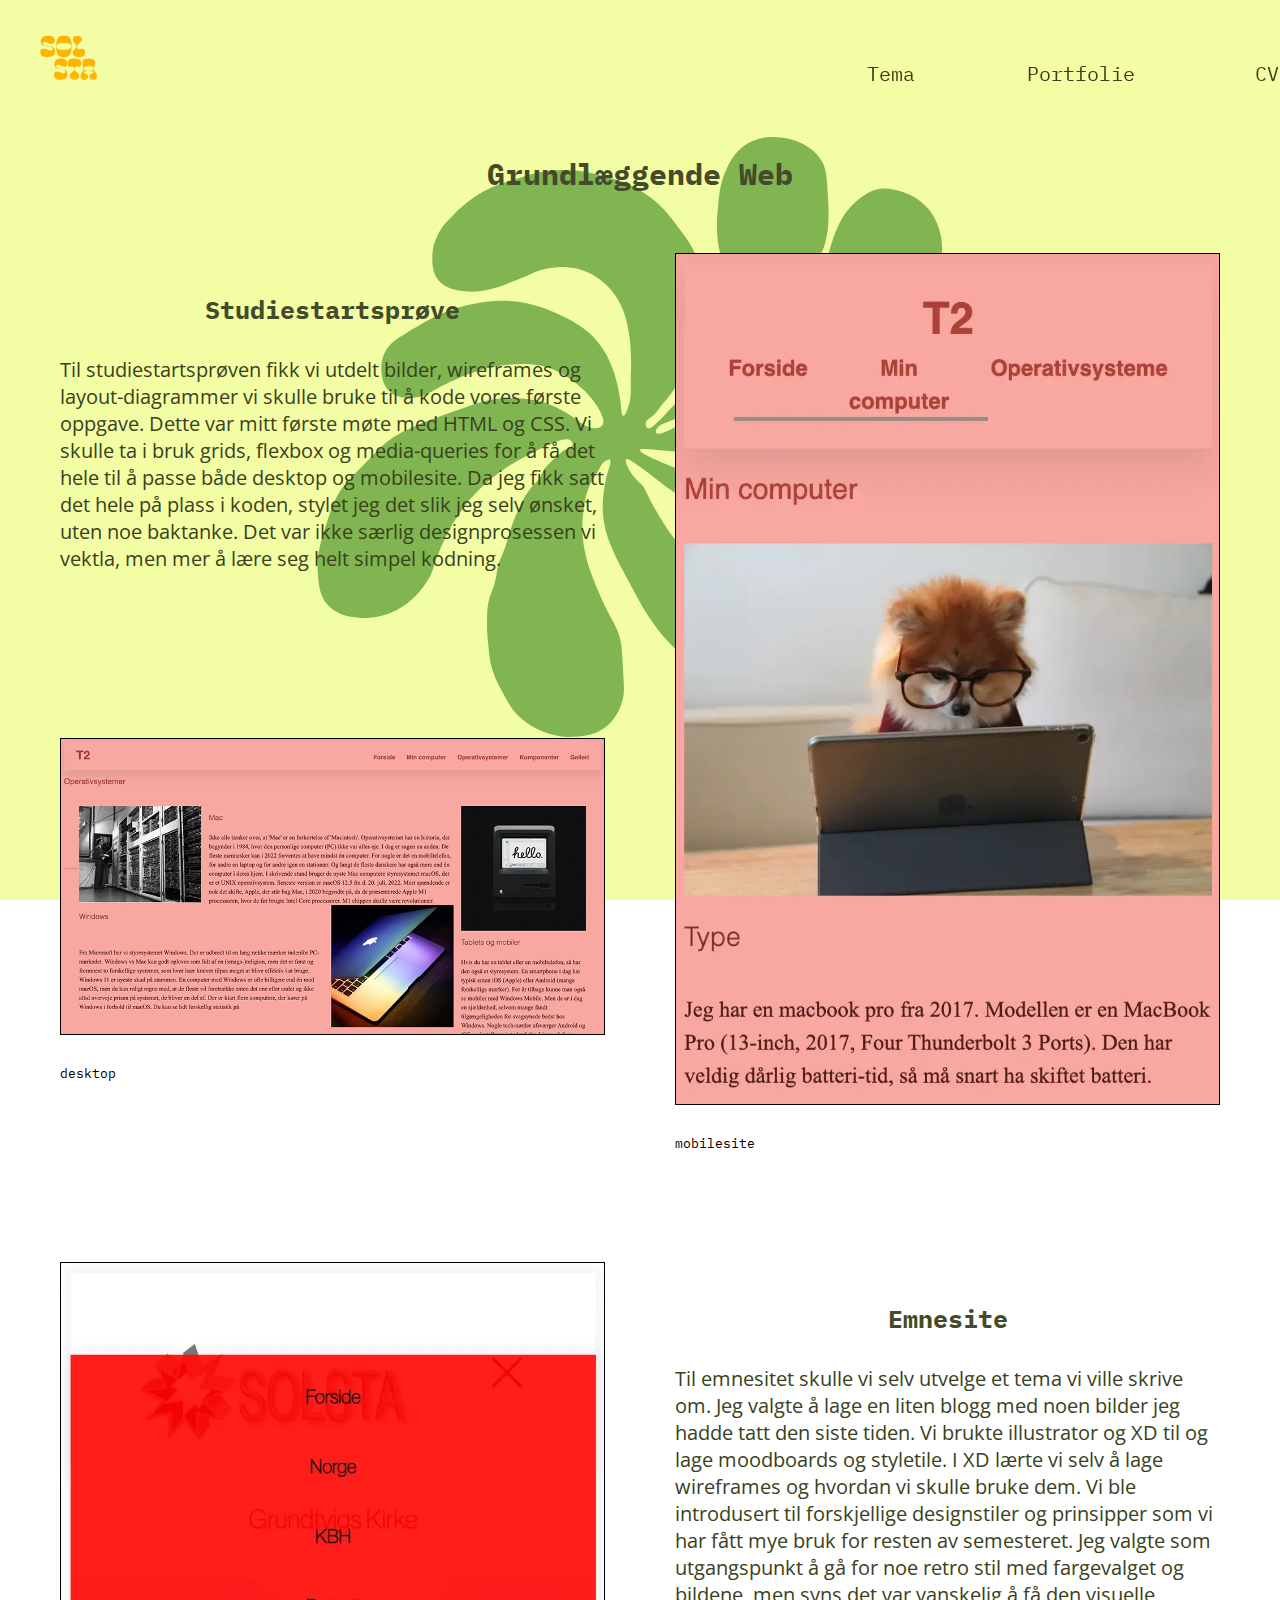
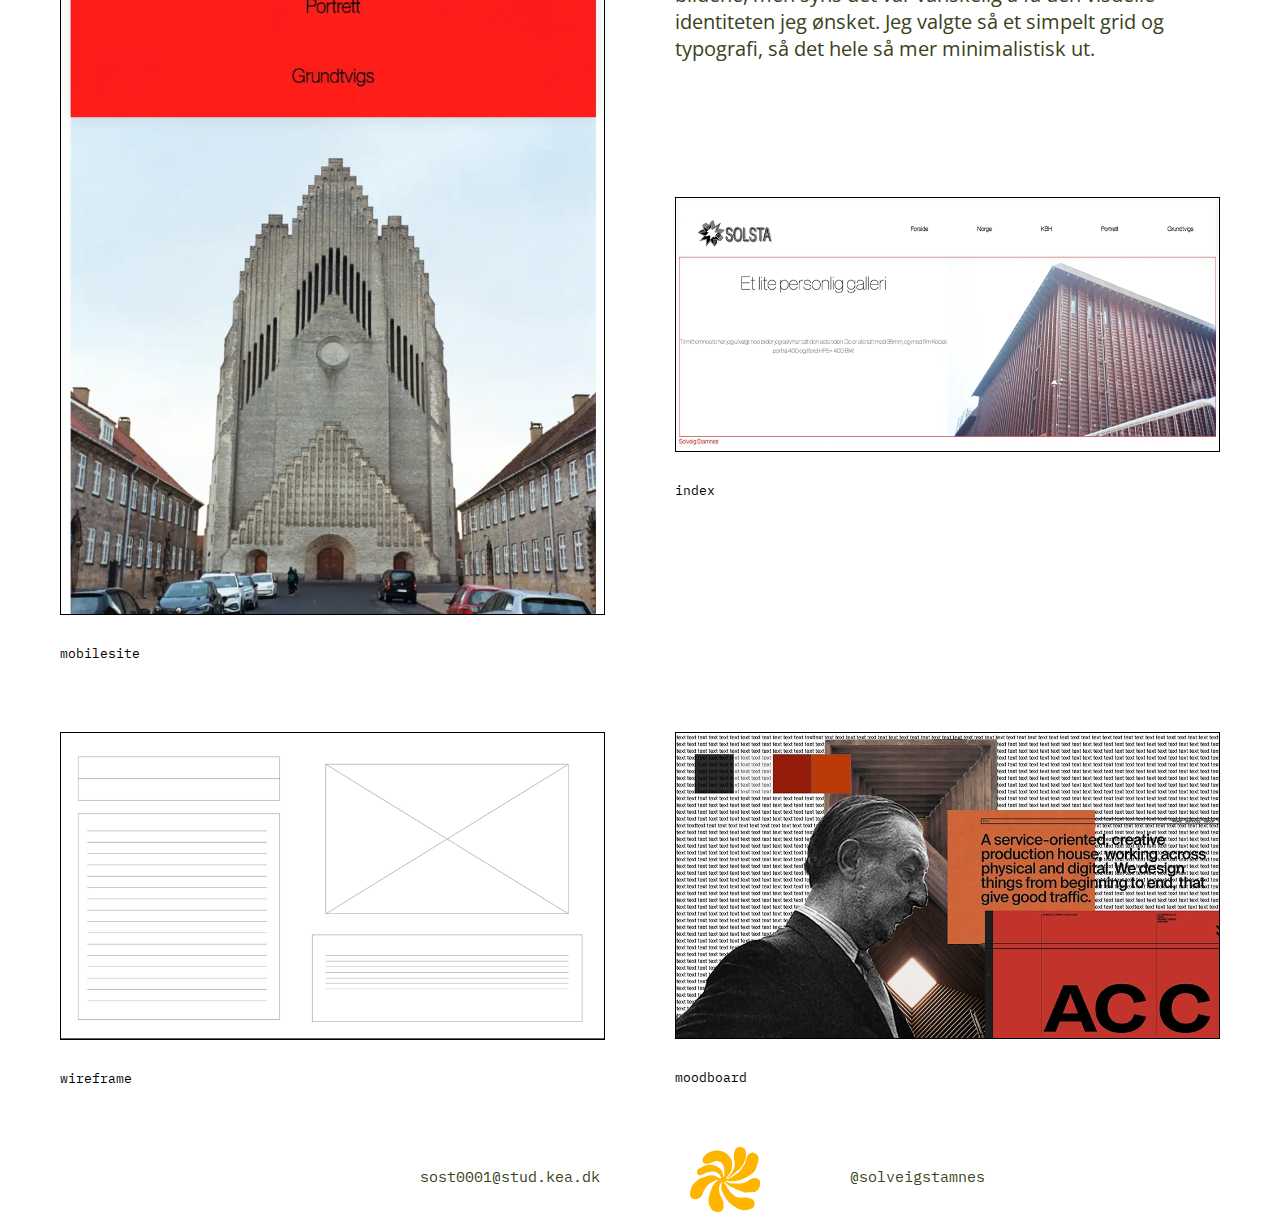
<file: web.html>
<!DOCTYPE html>
<html lang="da">

<head>
    <meta charset="UTF-8">
    <meta http-equiv="X-UA-Compatible" content="IE=edge">
    <meta name="viewport" content="width=device-width, initial-scale=1.0">
    <meta name="robots" content="noindex">
    <link rel="stylesheet" href="style.css">
    <link rel="stylesheet" href="animation.css">
    <link rel="stylesheet" href="grid.css">
    <link rel="icon" type="image/svg+xml" href="SVG/fav2.svg">
    <link rel="preconnect" href="https://fonts.googleapis.com">
    <link rel="preconnect" href="https://fonts.gstatic.com" crossorigin>
    <link href="https://fonts.googleapis.com/css2?family=IBM+Plex+Mono&display=swap" rel="stylesheet">
    <link rel="preconnect" href="https://fonts.googleapis.com">
    <link rel="preconnect" href="https://fonts.gstatic.com" crossorigin>
    <link href="https://fonts.googleapis.com/css2?family=Open+Sans:wght@300&display=swap" rel="stylesheet">
    <title>Grundleggende Web</title>
</head>

<body>
    <header>

        <div class="menubar">
            <div class="logo">
                <a href="index.html">
                    <img class="logo" src="SVG/nylogo.svg" alt="logo">
                </a>
            </div>

            <div>
                <nav>
                    <ul class="menu">

                        <li><a class="" href="portfolie.html">Portfolie</a></li>
                        <li><a class="" href="ommeg.html">CV</a></li>

                    </ul>
                    <div class="burger">
                        <div class="line"></div>
                        <div class="line"></div>
                        <div class="line"></div>
                    </div>
                    <div class="dropdown">
                        <button onclick="toggleDropdown()" class="dropdown-toggle">Tema</button>
                        <ul id="dropdown-menu" class="dropdown-menu">
                            <li><a class="" href="web.html">02_Web</a></li>
                            <li><a class="" href="ux.html">03_UX</a></li>
                            <li><a class="" href="animation.html">04_Animation</a></li>
                            <li><a class="" href="indhold.html">05_indhold</a></li>
                        </ul>
                    </div>
                    <div class="menu_02">
                        <ul class="menu_02">

                            <li><a class="" href="web.html">02_Web</a></li>
                            <li><a class="" href="ux.html">03_UX</a></li>
                            <li><a class="" href="animation.html">04_Animation</a></li>
                            <li><a class="" href="indhold.html">05_Indhold</a></li>
                            <li><a class="" href="portfolie.html">Portfolie</a></li>
                            <li><a class="" href="ommeg.html">CV</a></li>
                        </ul>

                    </div>
                </nav>
            </div>
        </div>

    </header>

    <main>
        <h1>Grundlæggende Web</h1>
        <div class="web_1">
            <div>
                <a href="https://lillekaninbea.dk/kea/02_web/website/index.html">
                    <h2>Studiestartsprøve</h2>
                </a>

                <p>Til studiestartsprøven fikk vi utdelt bilder, wireframes og layout-diagrammer vi skulle bruke til å
                    kode vores første
                    oppgave. Dette var mitt første møte med HTML og CSS. Vi skulle ta i bruk grids, flexbox og
                    media-queries for å få det
                    hele til å passe både desktop og mobilesite.

                    Da jeg fikk satt det hele på plass i koden, stylet jeg det slik jeg selv ønsket, uten noe baktanke.
                    Det var ikke særlig
                    designprosessen vi vektla, men mer å lære seg helt simpel kodning.
                </p>
            </div>
            <div class="mobilesite">
                <img src="imgs/web1.webp" alt="">
                <p class="billede_tekst">mobilesite</p>
            </div>
            <div class="imgs_border">
                <img src="imgs/web2.webp" alt="">
                <p class="billede_tekst">desktop</p>
            </div>

        </div>

        <div class="web_2">

            <div class="mobilesite">
                <img src="imgs/web5.webp" alt="">
                <p class="billede_tekst">mobilesite</p>
            </div>
            <div>
                <a href="https://lillekaninbea.dk/kea/02_web/02_emnesite/index.html">
                    <h2>Emnesite</h2>
                </a>
                <p>Til emnesitet skulle vi selv utvelge et tema vi ville skrive om. Jeg valgte å lage en liten blogg med
                    noen bilder jeg
                    hadde tatt den siste tiden. Vi brukte illustrator og XD til og lage moodboards og styletile. I XD
                    lærte vi selv å lage
                    wireframes og hvordan vi skulle bruke dem.

                    Vi ble introdusert til forskjellige designstiler og prinsipper som vi har fått mye bruk for resten
                    av semesteret. Jeg
                    valgte som utgangspunkt å gå for noe retro stil med fargevalget og bildene, men syns det var
                    vanskelig å få den visuelle
                    identiteten jeg ønsket. Jeg valgte så et simpelt grid og typografi, så det hele så mer minimalistisk
                    ut.

                </p>
            </div>
            <div class="imgs_border">
                <img src="imgs/web4.webp" alt="">
                <p class="billede_tekst">index</p>
            </div>
            <div class="imgs_border">
                <img src="imgs/web_wireframe.webp" alt="">
                <p class="billede_tekst">wireframe</p>
            </div>
            <div class="moodboard">
                <img src="imgs/moodboardpng.webp" alt="">
                <p class="billede_tekst">moodboard</p>
            </div>

        </div>
    </main>
    <footer>
        <div class="kontakt">
            <a class="kontakt_tekst" href="mailto:sost0001@stud.kea.dk">sost0001@stud.kea.dk</a>
            <div class="logo2"><img src="SVG/logo2.svg" alt="logo_footer"></div>
            <a class="kontakt_tekst" href="https://www.instagram.com/solveigstamnes/">@solveigstamnes</a>
        </div>

    </footer>
    <script src="script.js"></script>

    <script src="menu.js"></script>
</body>


</html>
</file>
<file: style.css>
* {
  margin: 0;
  padding: 0;
  box-sizing: border-box;
}
img {
  width: 100%;
  display: block;
  height: auto;
}
h1 {
  font-family: "IBM Plex Mono", monospace;
  text-align: center;
  padding-top: 50px;
  font-size: 30px;
  color: #434b2a;
}
h2 {
  font-family: "IBM Plex Mono", monospace;
  text-align: center;
  padding-top: 40px;
  font-size: 25px;
  color: #434b2a;
}
h3 {
  font-family: "IBM Plex Mono", monospace;
  padding-top: 30px;
  font-size: 20px;
  color: #434b2a;
}

p {
  font-size: 20px;
  padding-top: 30px;
  color: #39421c;
  font-family: "Open Sans", sans-serif;
}

.billede_tekst {
  font-family: "IBM Plex Mono", monospace;
  font-size: 13px;
  color: black;
}
a {
  text-decoration: none;
}

a :hover {
  color: #ffc53a;
}

.kontakt :hover {
  color: #ffc53a;
}

/****************** header *******************/
/****************** menu *******************/
@media (min-width: 800px) {
  .menubar {
    display: grid;
    grid-template-columns: 1fr 2fr;
  }

  .menu_02 {
    display: none;
  }
  .menu {
    display: flex;
    position: fixed;
    list-style: none;
    gap: 120px;
    padding-top: 60px;
    align-items: stretch;
    padding-left: 600px;
  }
  .menu a {
    color: #39421c;
    text-decoration: none;
    font-size: 20px;
    font-family: "IBM Plex Mono", monospace;
  }
  .menu a:hover {
    color: #ffc53a;
  }
  a.active {
    color: #ffc53a;
  }
  .dropdown {
    position: relative;
    display: inline-block;
    display: flex;
    position: fixed;
    list-style: none;
    padding-top: 60px;
    align-items: stretch;
    padding-left: 440px;
  }

  .dropdown-toggle {
    font-family: "IBM Plex Mono", monospace;
    font-size: 20px;
    color: #39421c;
    background-color: #f9f9f900;
    border: none;
    border-radius: 4px;
    cursor: pointer;
  }

  .dropdown-menu {
    display: none;
    position: absolute;
    z-index: 1;
    background-color: #f3fda4a7;
    padding: 8px;
    margin-top: 30px;
  }

  .dropdown-menu li {
    list-style: none;
  }

  .dropdown-menu li a {
    text-decoration: none;
    font-family: "IBM Plex Mono", monospace;
    font-size: 16px;
    color: #39421c;
    display: block;
    padding: 1px 1px;
    margin-top: 5px;
  }

  .dropdown-menu li a:hover {
    background-color: #ae303000;
    color: #ffc53a;
  }

  /****************** footer *******************/
  .footer {
    display: grid;
    grid-template-columns: 1fr 1fr 1fr;
  }

  .kontakt {
    display: flex;
    gap: 90px;
    margin-left: 420px;
    margin-bottom: 10px;
    color: #39421c;
  }

  .logo2 {
    position: relative;
    width: 70px;
    margin-bottom: 10px;
  }

  .kontakt_tekst {
    font-family: "IBM Plex Mono", monospace;
    font-size: 15px;
    padding-top: 20px;
    color: #39421c;
  }

  /****************** main *******************/
  main {
    height: auto;
    max-width: 1450px;
    margin: 0 auto;
  }

  body {
    margin: 0;
    background-image: url(SVG/green2.svg);
    background-size: cover;
    background-position: center;
    background-repeat: no-repeat;
    background-attachment: fixed;
  }
  .forside_container {
    height: 600px;
    position: relative;
    width: 500px;
    margin-bottom: 10px;
  }
  .forside_link {
    position: absolute;
    top: 80px;
    left: 480px;
    width: 100%;
    height: auto;
  }

  .forside_container :hover {
    display: none;
  }

  .forside_link_02 {
    position: absolute;
    top: 80px;
    left: 480px;
    width: 100%;
    height: auto;
  }

  /****************** logo *******************/
  .logo {
    width: 45%;
    padding-top: 15px;
    padding-left: 20px;
  }
}
/****************** mobilesite *******************/
@media (max-width: 800px) {
  * {
    margin: 5px;
    padding: 2px;
    box-sizing: border-box;
  }

  img {
    width: 100%;
    display: block;
    height: auto;
  }

  h1 {
    font-family: "IBM Plex Mono", monospace;
    text-align: center;
    padding-top: 1px;
    font-size: 30px;
    color: #ffc53a;
  }

  /******************* logo *******************/

  .logo {
    width: 35%;
  }
  /****************** menu *******************/
  .menu {
    display: none;
  }

  .menu_02 {
    display: none;
    text-align: center;
  }

  .dropdown {
    display: none;
  }
  .burger {
    display: block;
    justify-content: center;
    position: fixed;
    top: 20px;
    right: 20px;
    width: 30px;
    height: 20px;
    cursor: pointer;
    padding-left: 0;
  }

  .burger .line {
    width: 30px;
    height: 2px;
    background-color: #ffc53a;
    margin-bottom: 5px;
  }
  .burger.active .line:nth-child(1) {
    transform: rotate(45deg) translate(6px, 6px);
  }

  .burger.active .line:nth-child(2) {
    opacity: 0;
  }

  .burger.active .line:nth-child(3) {
    transform: rotate(-45deg) translate(6px, -6px);
  }
  nav.active .menu_02 {
    display: block;
    background-color: #f3fda4a7;
    position: fixed;
    top: 100px;
    left: 0;
    width: 100%;
    box-shadow: 0 0 10px rgba(0, 0, 0, 0);
    z-index: 1;
    align-items: center;
  }

  nav.active .menu_02 li {
    margin: 10px 20px;
    list-style-type: none;
  }

  nav.active .menu_02 a {
    font-size: 14px;
    align-items: center;
    text-decoration: none;
    color: #39421c;
    font-family: "IBM Plex Mono", monospace;
  }

  nav.active .menu_02 a:hover {
    color: #ffb400;
  }

  /****************** main *******************/
  main {
    height: auto;
    max-width: 1450px;
    margin: 0 auto;
  }

  body {
    margin: 0;
    background-image: url(SVG/green2.svg);
    background-size: cover;
    background-position: center;
    background-repeat: no-repeat;
    background-attachment: fixed;
  }
  .forside_container {
    height: 600px;
    position: relative;
    width: 450px;
  }
  .forside_link {
    position: absolute;
    top: -50px;
    left: 70px;
  }
  .forside_container_02 {
    display: none;
  }
  .forside_link_02 {
    display: none;
  }

  /****************** footer *******************/
  .footer {
    display: grid;
    grid-template-columns: 1fr 1fr 1fr;
  }

  .kontakt {
    display: flex;
    gap: 30px;
    margin-left: 80px;
    color: #39421c;
  }

  .logo2 {
    position: relative;
    width: 50px;
  }
  .kontakt_tekst {
    font-family: "IBM Plex Mono", monospace;
    font-size: 10px;
    padding-top: 20px;
    color: #39421c;
  }
}
</file>
<file: animation.css>
.logo2 {
  animation-name: rotation1_kf;
  animation-duration: 4s;
  animation-iteration-count: infinite;
  animation-timing-function: linear;
}

@keyframes rotation1_kf {
  to {
    transform: rotate(360deg);
  }
}
</file>
<file: grid.css>
.imgs_border img {
  max-width: 100%;
  height: auto;
  box-sizing: border-box;
  border: 1px solid black;
}

.mobilesite img {
  max-width: 100%;
  height: auto;
  box-sizing: border-box;
  border: 1px solid black;
}
.moodboard img {
  max-width: 100%;
  height: auto;
  box-sizing: border-box;
  border: 1px solid black;
}

.startscreen img {
  max-width: 100%;
  height: auto;
  box-sizing: border-box;
  border: 1px solid black;
}

.gamescreen img {
  max-width: 100%;
  height: auto;
  box-sizing: border-box;
  border: 1px solid black;
}

.ommeg_01 img {
  max-width: 50%;
  height: auto;
  box-sizing: border-box;
  border: 1px solid black;
}
/****************** web *******************/
@media (min-width: 800px) {
  .web_1 {
    display: grid;
    grid-template-columns: 1fr 1fr;
    grid-template-rows: 1fr 1fr;
    padding: 50px;
    margin: 10px;
    gap: 70px;
    background-color: #0268c100;
  }

  .web_2 {
    display: grid;
    grid-template-columns: 1fr 1fr;
    grid-template-rows: 1fr 1fr;
    gap: 70px;
    padding: 50px;
    margin: 10px;
  }

  .moodboard {
    grid-column: 2;
    grid-row: span 1;
  }
  .mobilesite {
    grid-row: span 2;
  }
  /****************** ux *******************/
  .ux_01 {
    display: grid;
    margin: 40px;
    padding-left: 60px;
    padding-right: 60px;
    height: 400px;
  }
  /****************** animation *******************/
  .animation_1 {
    display: grid;
    grid-template-columns: 1fr 1fr;
    gap: 70px;
    margin: 70px;
    padding-top: 20px;
  }
  .diagram {
    grid-row: 2 / span 2;
  }

  .assets {
    display: grid;
    grid-template-columns: 1fr 1fr;
    width: 600px;
    grid-column: 2;
    grid-row: 2;
  }
  .startscreen {
    grid-column: 2;
    grid-row: 3;
  }
  .gamescreen {
    grid-column: 1 / span 2;
  }
  /****************** indhold *******************/
  .indhold_01 {
    display: grid;
    grid-template-columns: 1fr 1fr;
    gap: 70px;
    margin: 70px;
    padding-top: 20px;
  }

  .osteposten {
    grid-row: span 2;
  }

  .mockup {
    grid-row: span 2;
  }
  video {
    margin-top: 15%;
    height: auto;
    display: block;
    max-width: 100%;
    box-sizing: border-box;
    border: 1px solid black;
  }
  /****************** portfolie *******************/

  .portfolie_01 {
    display: grid;
    grid-template-columns: 1fr 1fr;
    gap: 70px;
    margin: 70px;
    padding-top: 20px;
  }

  .portfolie_02 {
    display: grid;
    grid-row: 1 / span 1;
  }

  .portfolie_03 {
    display: grid;
    grid-column: 2;
    grid-row: span 1;
  }

  .portfolie_04 {
    display: grid;
    grid-column: 1;
    grid-row: 2 / span 3;
  }

  .portfolie_05 {
    display: grid;
    grid-column: 2;
    grid-row: 4;
  }

  .portfolie_07 {
    display: grid;
    grid-column: 2;
    grid-row: 3;
  }

  /****************** om meg *******************/
  .ommeg_01 {
    display: grid;
    grid-template-columns: 1fr 1fr;
    gap: 70px;
    margin: 70px;
    padding-top: 20px;
  }

  .ommeg_01 p {
    margin-left: 350px;
    margin-top: 10px;
  }

  .ommeg_02 {
    display: grid;
    margin: 40px;
    margin-left: 400px;
    margin-right: 400px;
  }
}

/****************** animation mobile *******************/
@media (max-width: 800px) {
  .assets {
    display: grid;
    grid-template-columns: 1fr 1fr;
    width: 600px;
    grid-column: 2;
    grid-row: 2;
  }

  .ommeg_01 img {
    width: 100%;
    margin-left: 140px;
  }
  video {
    margin-top: 15%;
    height: auto;
    display: block;
    max-width: 100%;
    box-sizing: border-box;
    border: 1px solid black;
  }
}
</file>
